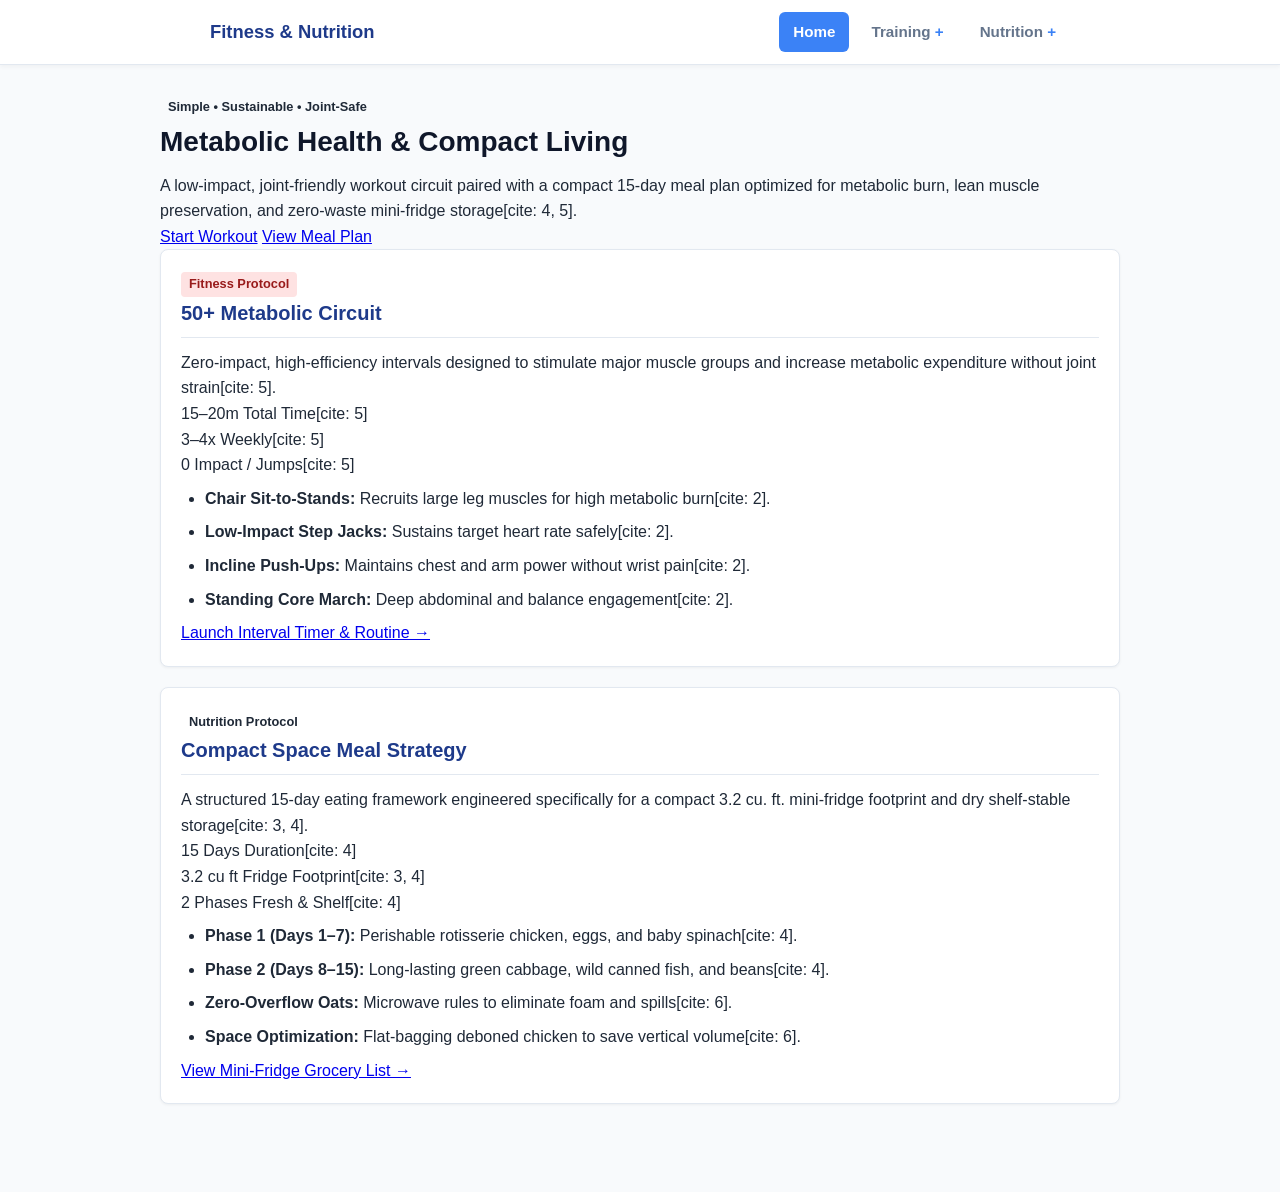
<file: index.html>
<!DOCTYPE html>
<html lang="en">
<head>
  <meta charset="UTF-8" />
  <meta name="viewport" content="width=device-width, initial-scale=1.0" />
  <title>Fitness & Nutrition | Metabolic Health Portal</title>
  <link rel="stylesheet" href="assets/css/style.css" />
</head>
<body>
<header>
  <div class="nav-container">
    <a href="index.html" class="logo">Fitness & Nutrition</a>
    <nav>
      <a href="index.html" class="active">Home</a>
      <details class="nav-group">
        <summary>Training</summary>
        <div class="nav-menu">
          <div class="nav-subgroup">
            <a href="landing.html">Exercise Library</a>
            <div class="nav-submenu">
              <a href="warmup..html">Warmups</a>
            </div>
          </div>
          <a href="overview.html">Circuit Info</a>
          <a href="circuit.html">Workout</a>
          <a href="exercises.html">Exercises</a>
          <a href="28-challenge.html">28 Day Challenge</a>
        </div>
      </details>
      <details class="nav-group">
        <summary>Nutrition</summary>
        <div class="nav-menu">
          <a href="meals.html">Meal Plan</a>
          <a href="grocery.html">Grocery List</a>
          <a href="prep.html">Prep Guide</a>
        </div>
      </details>
    </nav>
  </div>
</header>
<script src="assets/js/nav.js"></script>

<main>
  <!-- Hero Section -->
  <section class="hero-card">
    <div class="hero-content">
      <span class="badge badge-green">Simple • Sustainable • Joint-Safe</span>
      <h1>Metabolic Health & Compact Living</h1>
      <p class="hero-lead">
        A low-impact, joint-friendly workout circuit paired with a compact 15-day meal plan optimized for metabolic burn, lean muscle preservation, and zero-waste mini-fridge storage[cite: 4, 5].
      </p>
      <div class="hero-actions">
        <a href="circuit.html" class="btn btn-primary">Start Workout</a>
        <a href="meals.html" class="btn btn-secondary">View Meal Plan</a>
      </div>
    </div>
  </section>

  <!-- 2-Column Section Layout -->
  <div class="two-column-grid">
    <!-- Left Column: Workout Routine -->
    <div class="column-panel">
      <div class="card">
        <span class="badge badge-high">Fitness Protocol</span>
        <h2>50+ Metabolic Circuit</h2>
        <p>Zero-impact, high-efficiency intervals designed to stimulate major muscle groups and increase metabolic expenditure without joint strain[cite: 5].</p>
        
        <div class="metric-row">
          <div class="metric">
            <span class="metric-val">15–20m</span>
            <span class="metric-lbl">Total Time[cite: 5]</span>
          </div>
          <div class="metric">
            <span class="metric-val">3–4x</span>
            <span class="metric-lbl">Weekly[cite: 5]</span>
          </div>
          <div class="metric">
            <span class="metric-val">0</span>
            <span class="metric-lbl">Impact / Jumps[cite: 5]</span>
          </div>
        </div>

        <ul>
          <li><strong>Chair Sit-to-Stands:</strong> Recruits large leg muscles for high metabolic burn[cite: 2].</li>
          <li><strong>Low-Impact Step Jacks:</strong> Sustains target heart rate safely[cite: 2].</li>
          <li><strong>Incline Push-Ups:</strong> Maintains chest and arm power without wrist pain[cite: 2].</li>
          <li><strong>Standing Core March:</strong> Deep abdominal and balance engagement[cite: 2].</li>
        </ul>

        <div class="card-footer-action">
          <a href="circuit.html" class="inline-link">Launch Interval Timer & Routine &rarr;</a>
        </div>
      </div>
    </div>

    <!-- Right Column: Nutrition Plan -->
    <div class="column-panel">
      <div class="card">
        <span class="badge badge-green">Nutrition Protocol</span>
        <h2>Compact Space Meal Strategy</h2>
        <p>A structured 15-day eating framework engineered specifically for a compact 3.2 cu. ft. mini-fridge footprint and dry shelf-stable storage[cite: 3, 4].</p>
        
        <div class="metric-row">
          <div class="metric">
            <span class="metric-val">15 Days</span>
            <span class="metric-lbl">Duration[cite: 4]</span>
          </div>
          <div class="metric">
            <span class="metric-val">3.2 cu ft</span>
            <span class="metric-lbl">Fridge Footprint[cite: 3, 4]</span>
          </div>
          <div class="metric">
            <span class="metric-val">2 Phases</span>
            <span class="metric-lbl">Fresh & Shelf[cite: 4]</span>
          </div>
        </div>

        <ul>
          <li><strong>Phase 1 (Days 1–7):</strong> Perishable rotisserie chicken, eggs, and baby spinach[cite: 4].</li>
          <li><strong>Phase 2 (Days 8–15):</strong> Long-lasting green cabbage, wild canned fish, and beans[cite: 4].</li>
          <li><strong>Zero-Overflow Oats:</strong> Microwave rules to eliminate foam and spills[cite: 6].</li>
          <li><strong>Space Optimization:</strong> Flat-bagging deboned chicken to save vertical volume[cite: 6].</li>
        </ul>

        <div class="card-footer-action">
          <a href="grocery.html" class="inline-link">View Mini-Fridge Grocery List &rarr;</a>
        </div>
      </div>
    </div>
  </div>
</main>

</body>
</html>
</file>
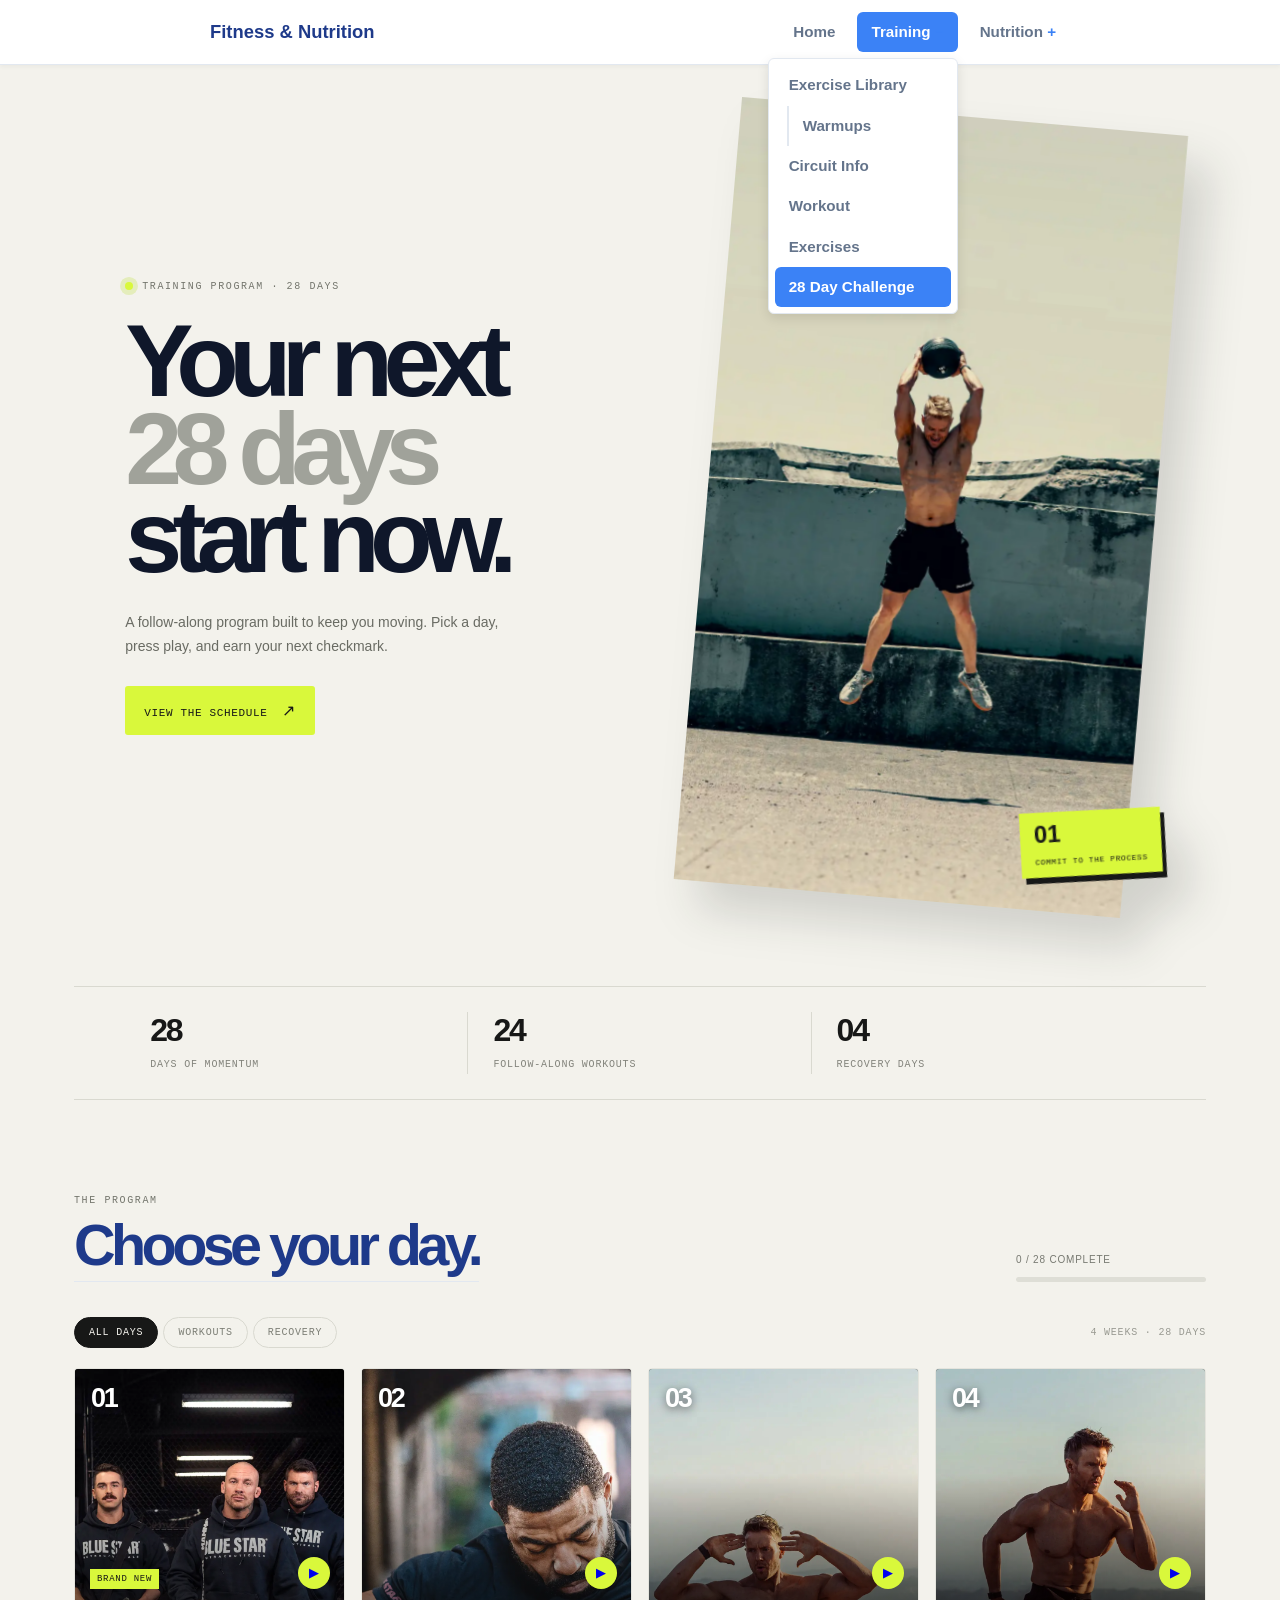
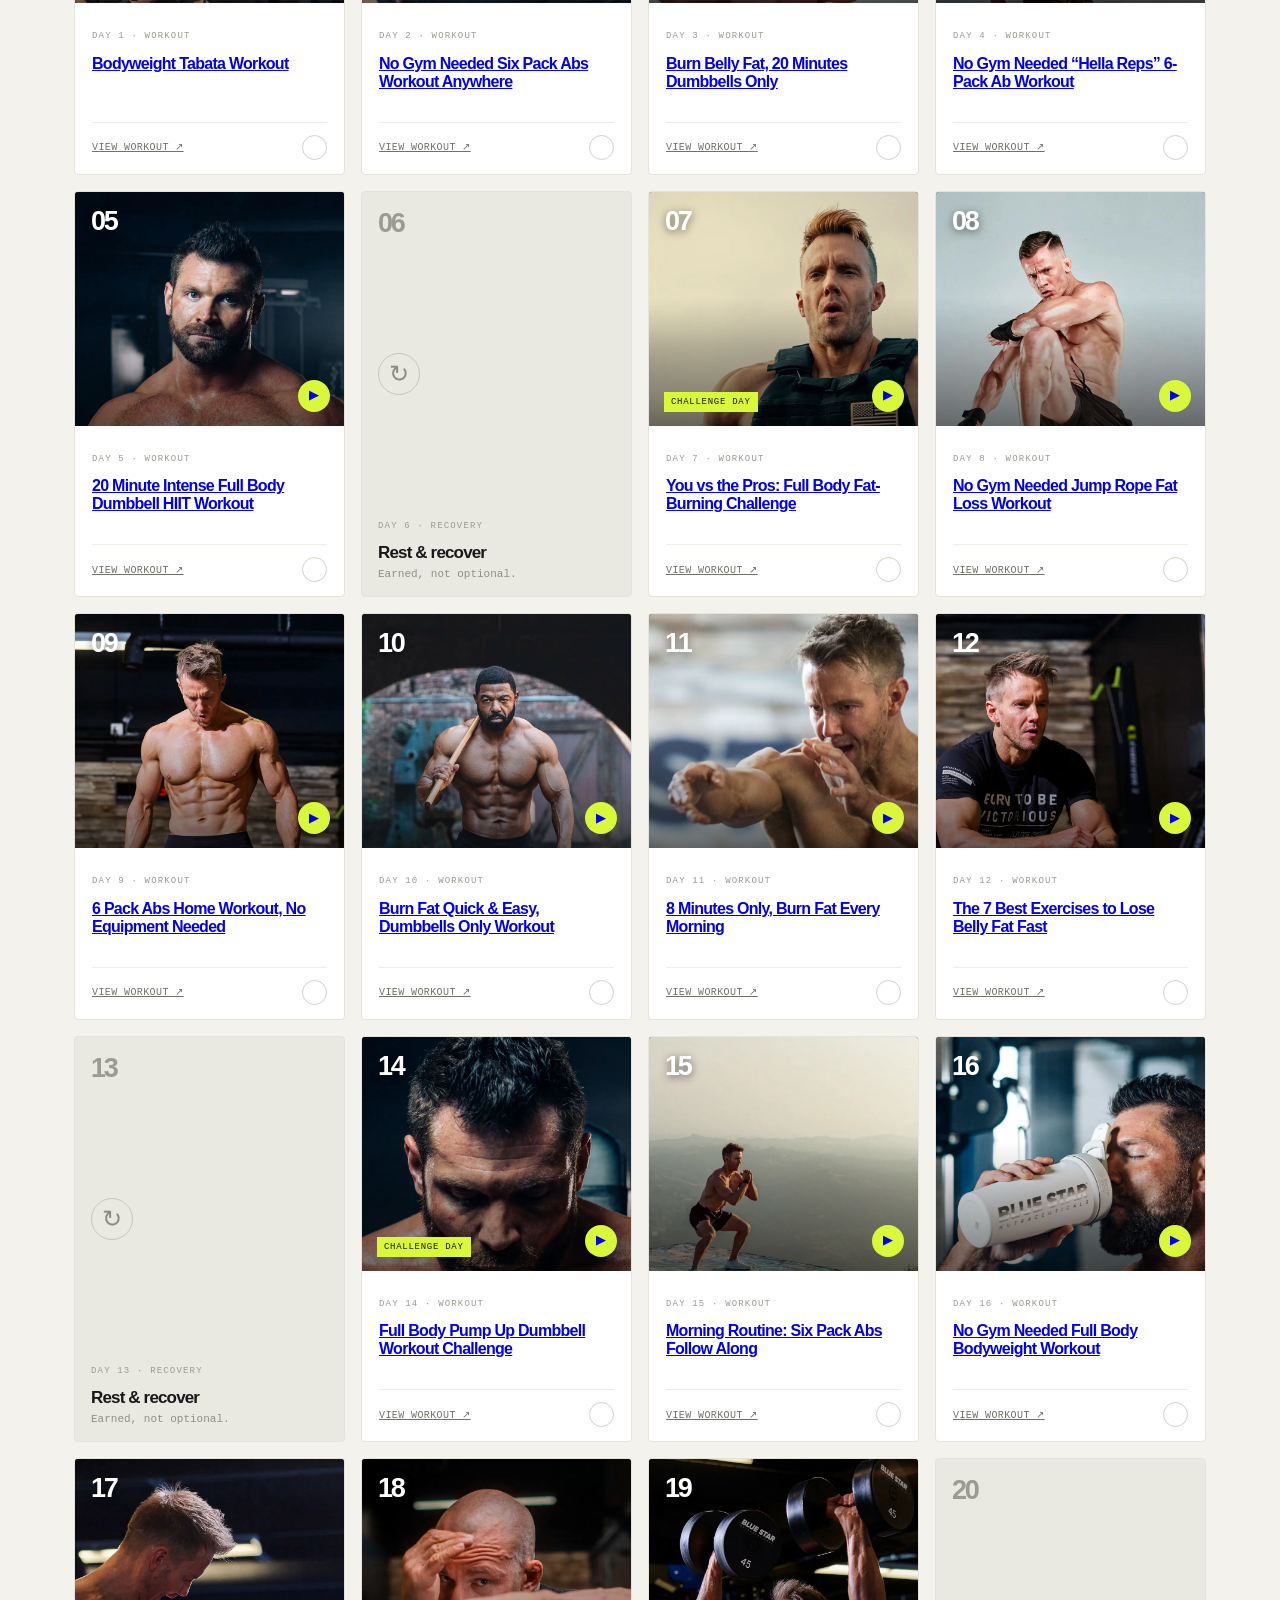
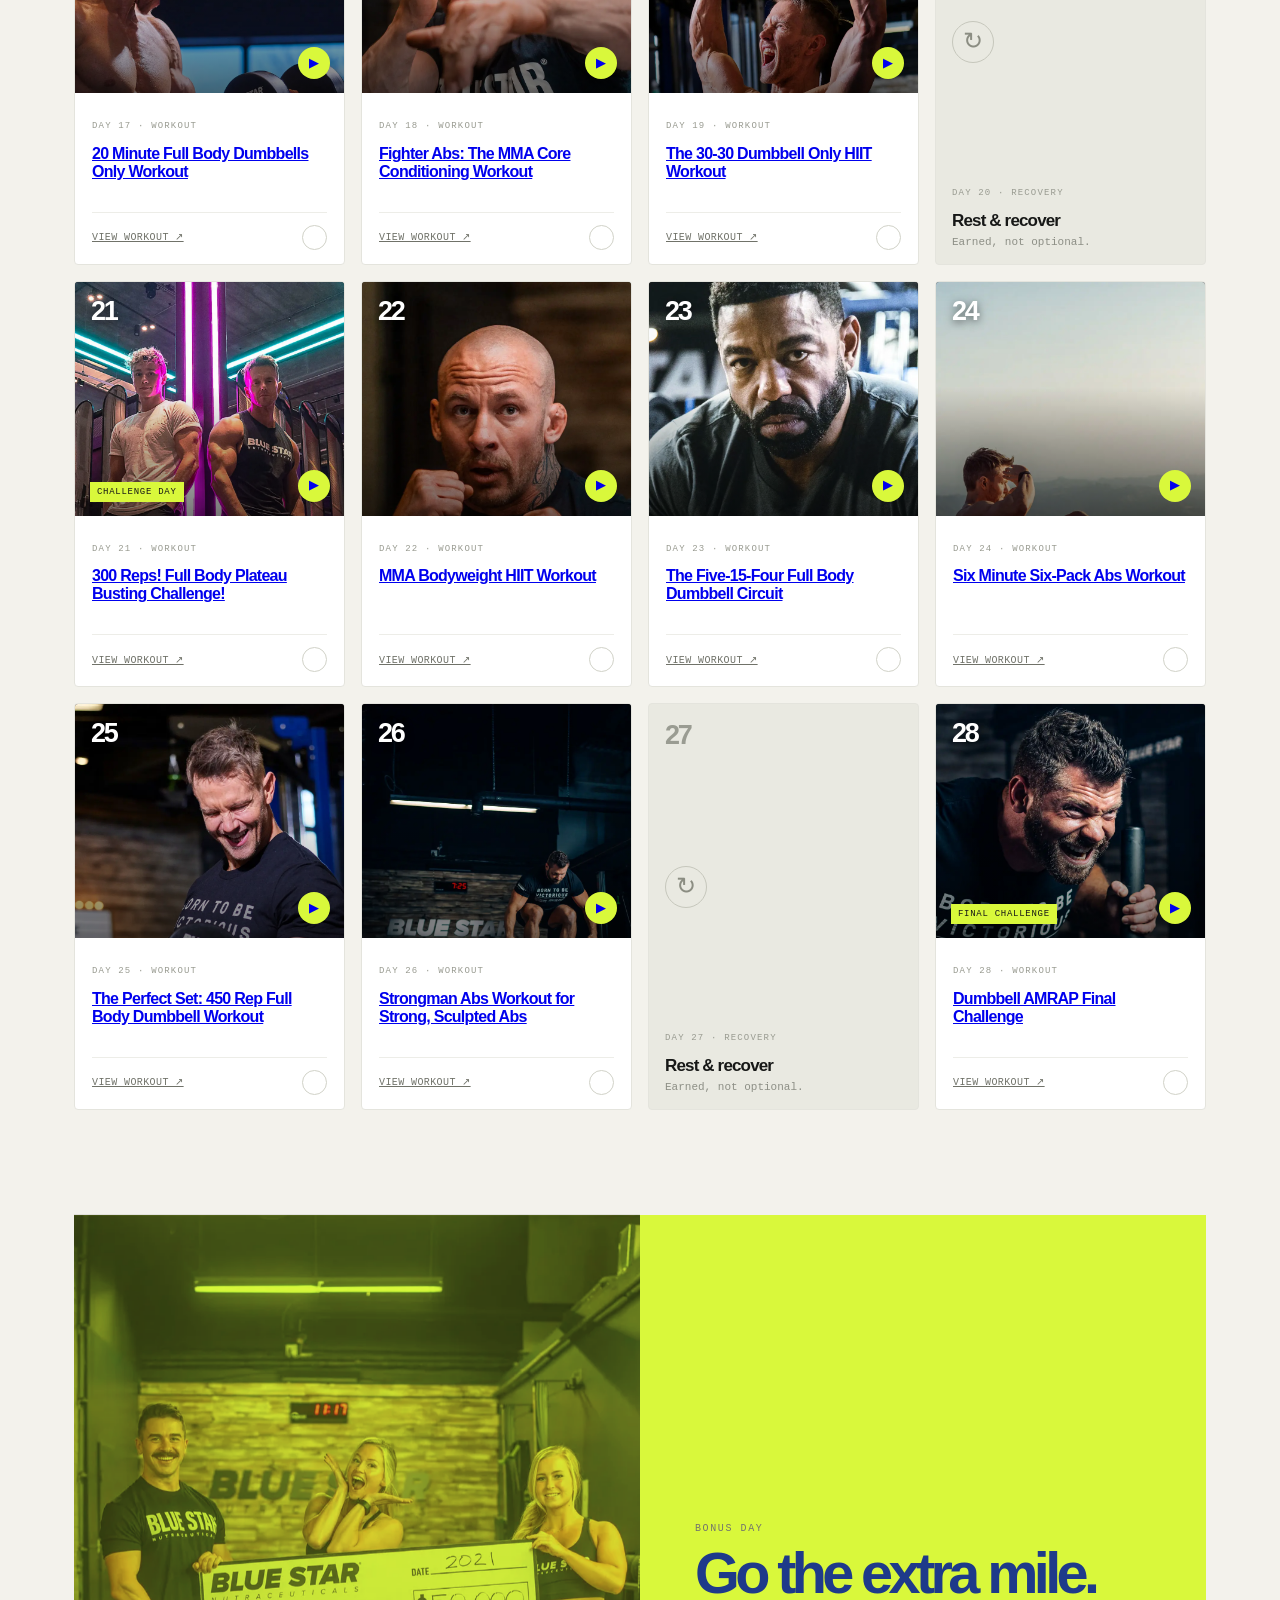
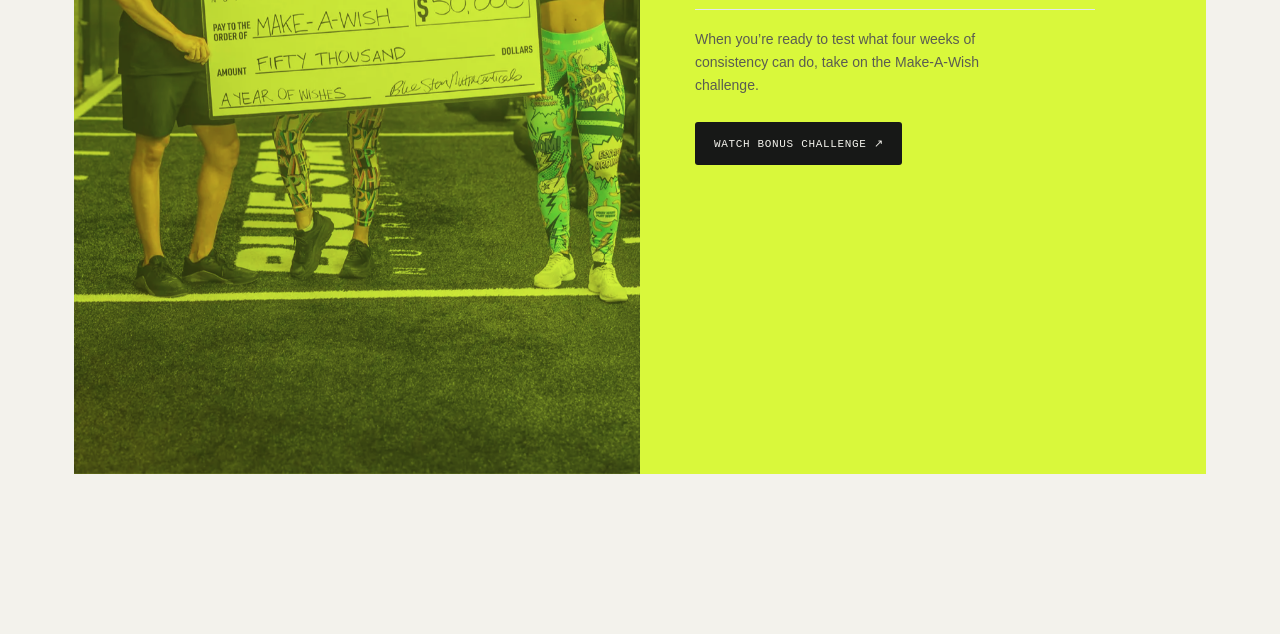
<file: 28-challenge.html>
<!DOCTYPE html>
<html lang="en">
<head>
  <meta charset="UTF-8" />
  <meta name="viewport" content="width=device-width, initial-scale=1.0" />
  <meta name="description" content="The 28 Day Challenge: follow-along workouts, recovery days, and a simple path to build momentum." />
  <title>28 Day Challenge | Fitness & Nutrition</title>
  <link rel="stylesheet" href="assets/css/style.css" />
  <link rel="stylesheet" href="assets/css/challenge.css" />
</head>
<body class="challenge-page">
<header>
  <div class="nav-container">
    <a href="index.html" class="logo">Fitness & Nutrition</a>
    <nav>
      <a href="index.html">Home</a>
      <details class="nav-group" open>
        <summary class="active">Training</summary>
        <div class="nav-menu">
          <div class="nav-subgroup">
            <a href="landing.html">Exercise Library</a>
            <div class="nav-submenu">
              <a href="warmup..html">Warmups</a>
            </div>
          </div>
          <a href="overview.html">Circuit Info</a>
          <a href="circuit.html">Workout</a>
          <a href="exercises.html">Exercises</a>
          <a href="28-challenge.html" class="active">28 Day Challenge</a>
        </div>
      </details>
      <details class="nav-group">
        <summary>Nutrition</summary>
        <div class="nav-menu">
          <a href="meals.html">Meal Plan</a>
          <a href="grocery.html">Grocery List</a>
          <a href="prep.html">Prep Guide</a>
        </div>
      </details>
    </nav>
  </div>
</header>
<script src="assets/js/nav.js"></script>

<main class="challenge-main">
  <section id="challenge-calendar" class="challenge-view">
    <div class="challenge-hero">
      <div class="challenge-hero-copy">
        <p class="challenge-kicker"><span></span> Training program · 28 days</p>
        <h1>Your next<br><em>28 days</em><br>start now.</h1>
        <p class="challenge-lead">A follow-along program built to keep you moving. Pick a day, press play, and earn your next checkmark.</p>
        <a class="challenge-primary" href="#schedule">View the schedule <span>↗</span></a>
      </div>
      <div class="challenge-hero-art"><img src="assets/challenge/page-01-background.webp" alt="28 Day Challenge cover artwork"><span>01<br><small>COMMIT TO THE PROCESS</small></span></div>
    </div>
    <div class="challenge-stats"><div><strong>28</strong><span>days of momentum</span></div><div><strong>24</strong><span>follow-along workouts</span></div><div><strong>04</strong><span>recovery days</span></div></div>
    <div id="schedule" class="schedule-head"><div><p class="challenge-kicker">The program</p><h2>Choose your day.</h2></div><div class="challenge-progress"><span id="progress-label">0 / 28 complete</span><div><i id="progress-bar"></i></div></div></div>
    <div class="challenge-filters"><div><button class="selected" data-filter="all">All days</button><button data-filter="workout">Workouts</button><button data-filter="rest">Recovery</button></div><span>4 weeks · 28 days</span></div>
    <div id="day-grid" class="day-grid" aria-live="polite"></div>
    <section class="bonus-banner"><img src="assets/challenge/page-33-background.webp" alt="Make-A-Wish Challenge artwork"><div><p class="challenge-kicker">Bonus day</p><h2>Go the extra mile.</h2><p>When you’re ready to test what four weeks of consistency can do, take on the Make-A-Wish challenge.</p><a class="challenge-dark" href="https://www.youtube.com/watch?v=EEV3tEz9hK8" target="_blank" rel="noopener">Watch bonus challenge ↗</a></div></section>
  </section>

  <section id="challenge-detail" class="challenge-view detail-view" hidden>
    <a class="detail-back" href="28-challenge.html">← Back to schedule</a>
    <div id="detail-content"></div>
  </section>
</main>
<script src="assets/js/challenge.js"></script>
</body>
</html>
</file>
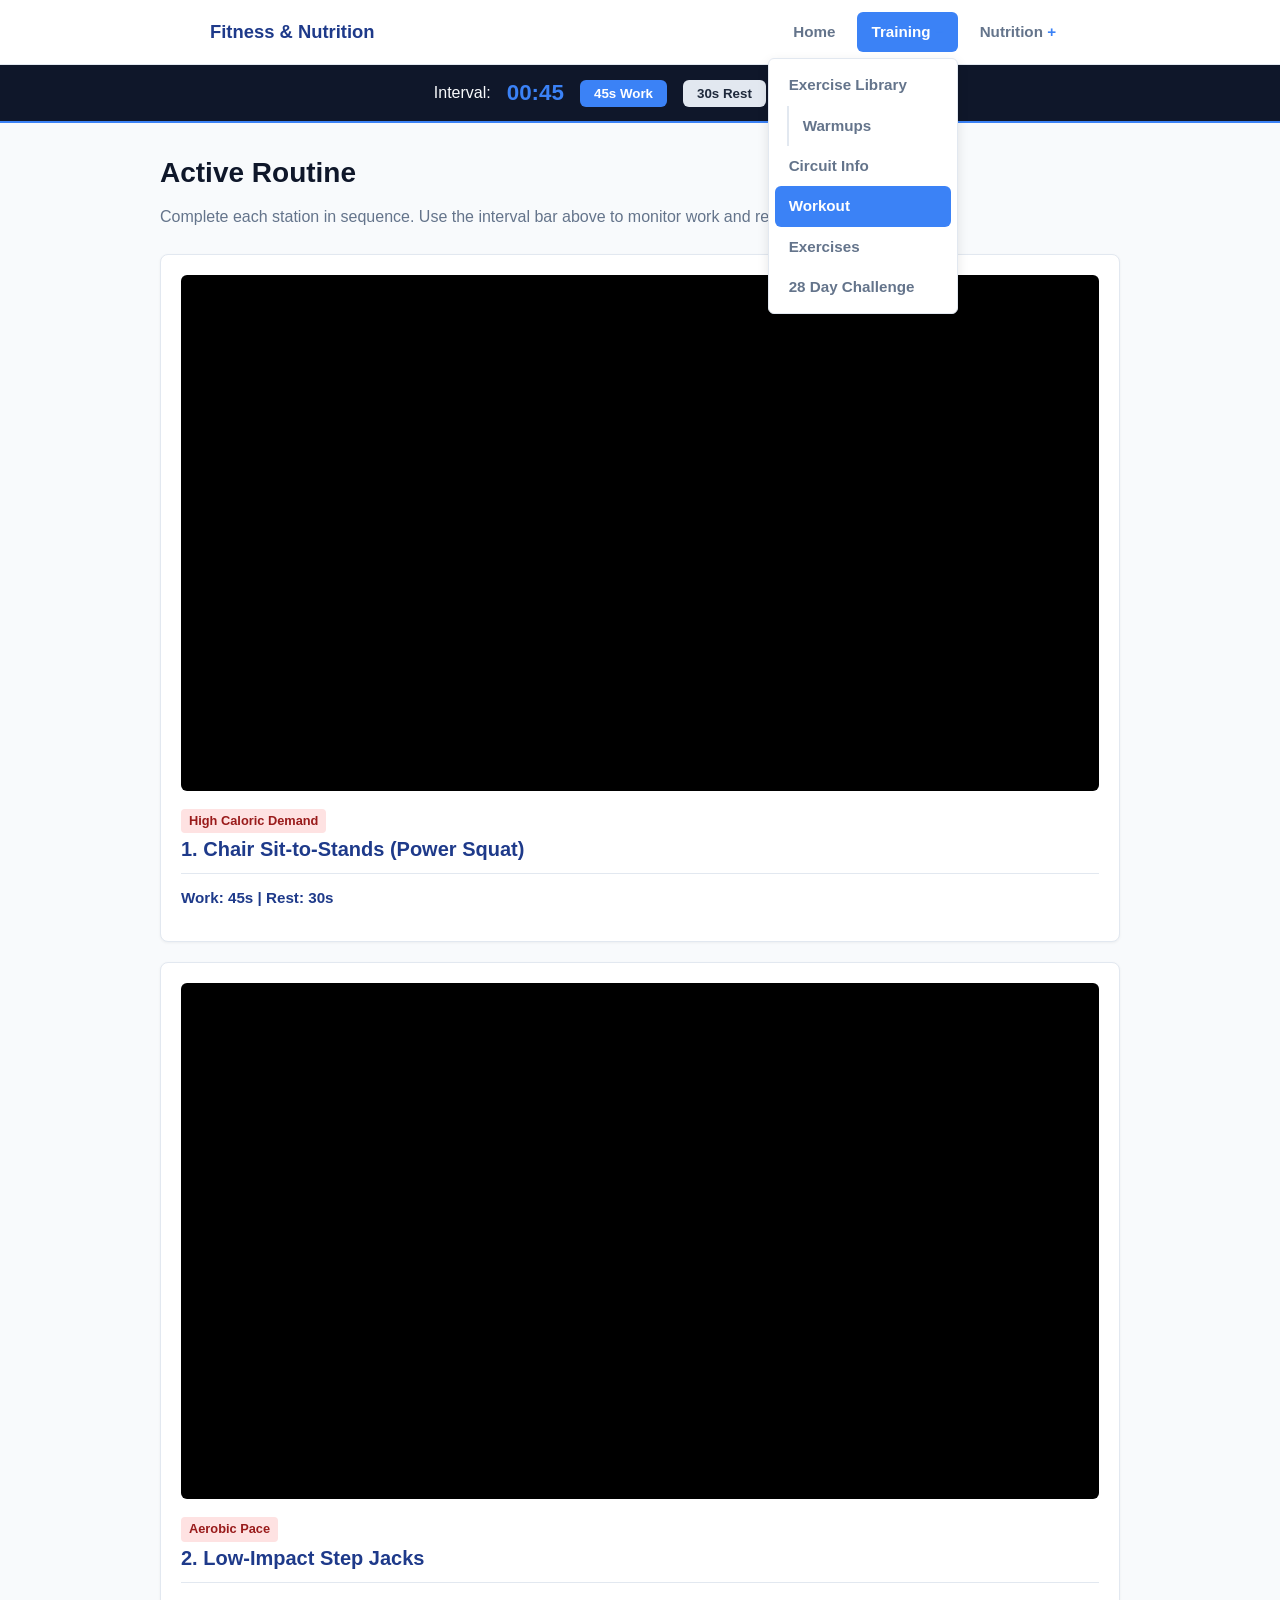
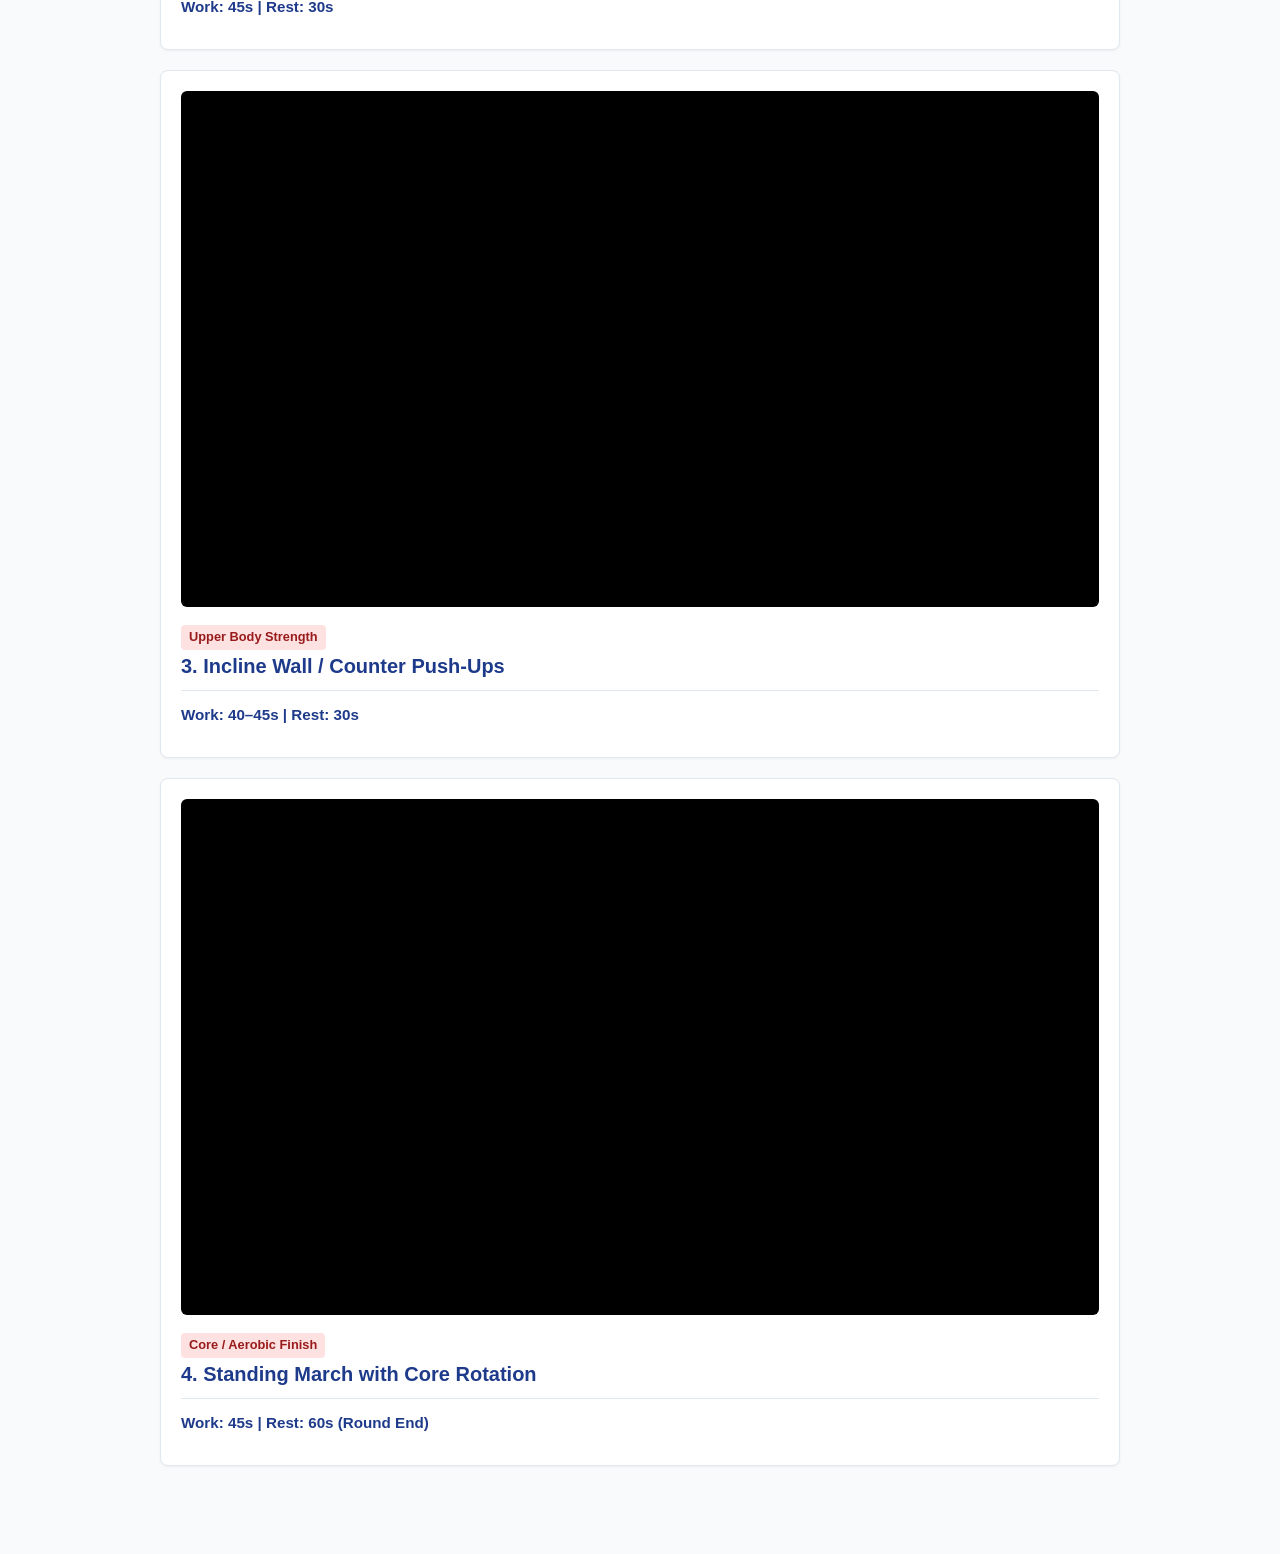
<file: circuit.html>
<!DOCTYPE html>
<html lang="en">
<head>
    <meta charset="UTF-8" />
    <meta name="viewport" content="width=device-width, initial-scale=1.0" />
    <title>Active Circuit | 50+ Metabolic Routine</title>
    <link rel="stylesheet" href="assets/css/style.css" />
</head>
<body>
<header>
  <div class="nav-container">
    <a href="index.html" class="logo">Fitness & Nutrition</a>
    <nav>
      <a href="index.html">Home</a>
            <details class="nav-group" open>
                <summary class="active">Training</summary>
                <div class="nav-menu">
                    <div class="nav-subgroup">
                        <a href="landing.html">Exercise Library</a>
                        <div class="nav-submenu">
                            <a href="warmup..html">Warmups</a>
                        </div>
                    </div>
                    <a href="overview.html">Circuit Info</a>
                    <a href="circuit.html" class="active">Workout</a>
                    <a href="exercises.html">Exercises</a>
                    <a href="28-challenge.html">28 Day Challenge</a>
                </div>
            </details>
            <details class="nav-group">
                <summary>Nutrition</summary>
                <div class="nav-menu">
                    <a href="meals.html">Meal Plan</a>
                    <a href="grocery.html">Grocery List</a>
                    <a href="prep.html">Prep Guide</a>
                </div>
            </details>
    </nav>
  </div>
</header>
<script src="assets/js/nav.js"></script>

<div class="timer-bar">
    <span>Interval:</span>
    <span class="timer-display" id="clock">00:45</span>
    <button class="timer-btn" onclick="startTimer(45)">45s Work</button>
    <button class="timer-btn timer-btn-subtle" onclick="startTimer(30)">30s Rest</button>
    <button class="timer-btn timer-btn-reset" onclick="resetTimer()">Reset</button>
</div>

<main>
    <h1>Active Routine</h1>
    <p class="subtitle">Complete each station in sequence. Use the interval bar above to monitor work and rest periods.</p>

    <div class="card">
        <div class="video-container">
            <iframe src="https://www.youtube-nocookie.com/embed/HwES4OSc9H8" title="Chair Sit-to-Stands Demo" allow="accelerometer; autoplay; clipboard-write; encrypted-media; gyroscope; picture-in-picture; web-share" referrerpolicy="strict-origin-when-cross-origin" allowfullscreen></iframe>
        </div>
        <span class="badge badge-high">High Caloric Demand</span>
        <h2>1. Chair Sit-to-Stands (Power Squat)</h2>
        <p class="meta-row">Work: 45s | Rest: 30s</p>
    </div>

    <div class="card">
        <div class="video-container">
            <iframe src="https://www.youtube-nocookie.com/embed/QlTvs93astY" title="Step Jacks Demo" allow="accelerometer; autoplay; clipboard-write; encrypted-media; gyroscope; picture-in-picture; web-share" referrerpolicy="strict-origin-when-cross-origin" allowfullscreen></iframe>
        </div>
        <span class="badge badge-high">Aerobic Pace</span>
        <h2>2. Low-Impact Step Jacks</h2>
        <p class="meta-row">Work: 45s | Rest: 30s</p>
    </div>

    <div class="card">
        <div class="video-container">
            <iframe src="https://www.youtube-nocookie.com/embed/PkFu8ee6IuY" title="Wall Pushups Demo" allow="accelerometer; autoplay; clipboard-write; encrypted-media; gyroscope; picture-in-picture; web-share" referrerpolicy="strict-origin-when-cross-origin" allowfullscreen></iframe>
        </div>
        <span class="badge badge-high">Upper Body Strength</span>
        <h2>3. Incline Wall / Counter Push-Ups</h2>
        <p class="meta-row">Work: 40–45s | Rest: 30s</p>
    </div>

    <div class="card">
        <div class="video-container">
            <iframe src="https://www.youtube-nocookie.com/embed/xQDGWCubTxw" title="Standing March with Core Rotation Demo" allow="accelerometer; autoplay; clipboard-write; encrypted-media; gyroscope; picture-in-picture; web-share" referrerpolicy="strict-origin-when-cross-origin" allowfullscreen></iframe>
        </div>
        <span class="badge badge-high">Core / Aerobic Finish</span>
        <h2>4. Standing March with Core Rotation</h2>
        <p class="meta-row">Work: 45s | Rest: 60s (Round End)</p>
    </div>
</main>

<script>
    let countdown;
    let timeLeft = 45;

    function updateDisplay(seconds) {
        const mins = Math.floor(seconds / 60);
        const secs = seconds % 60;
        document.getElementById("clock").innerText = 
            `${mins.toString().padStart(2, '0')}:${secs.toString().padStart(2, '0')}`;
    }

    function startTimer(duration) {
        clearInterval(countdown);
        timeLeft = duration;
        updateDisplay(timeLeft);
        countdown = setInterval(() => {
            timeLeft--;
            updateDisplay(timeLeft);
            if (timeLeft <= 0) {
                clearInterval(countdown);
                alert("Time is up! Switch intervals.");
            }
        }, 1000);
    }

    function resetTimer() {
        clearInterval(countdown);
        updateDisplay(0);
    }
</script>

</body>
</html>
</file>
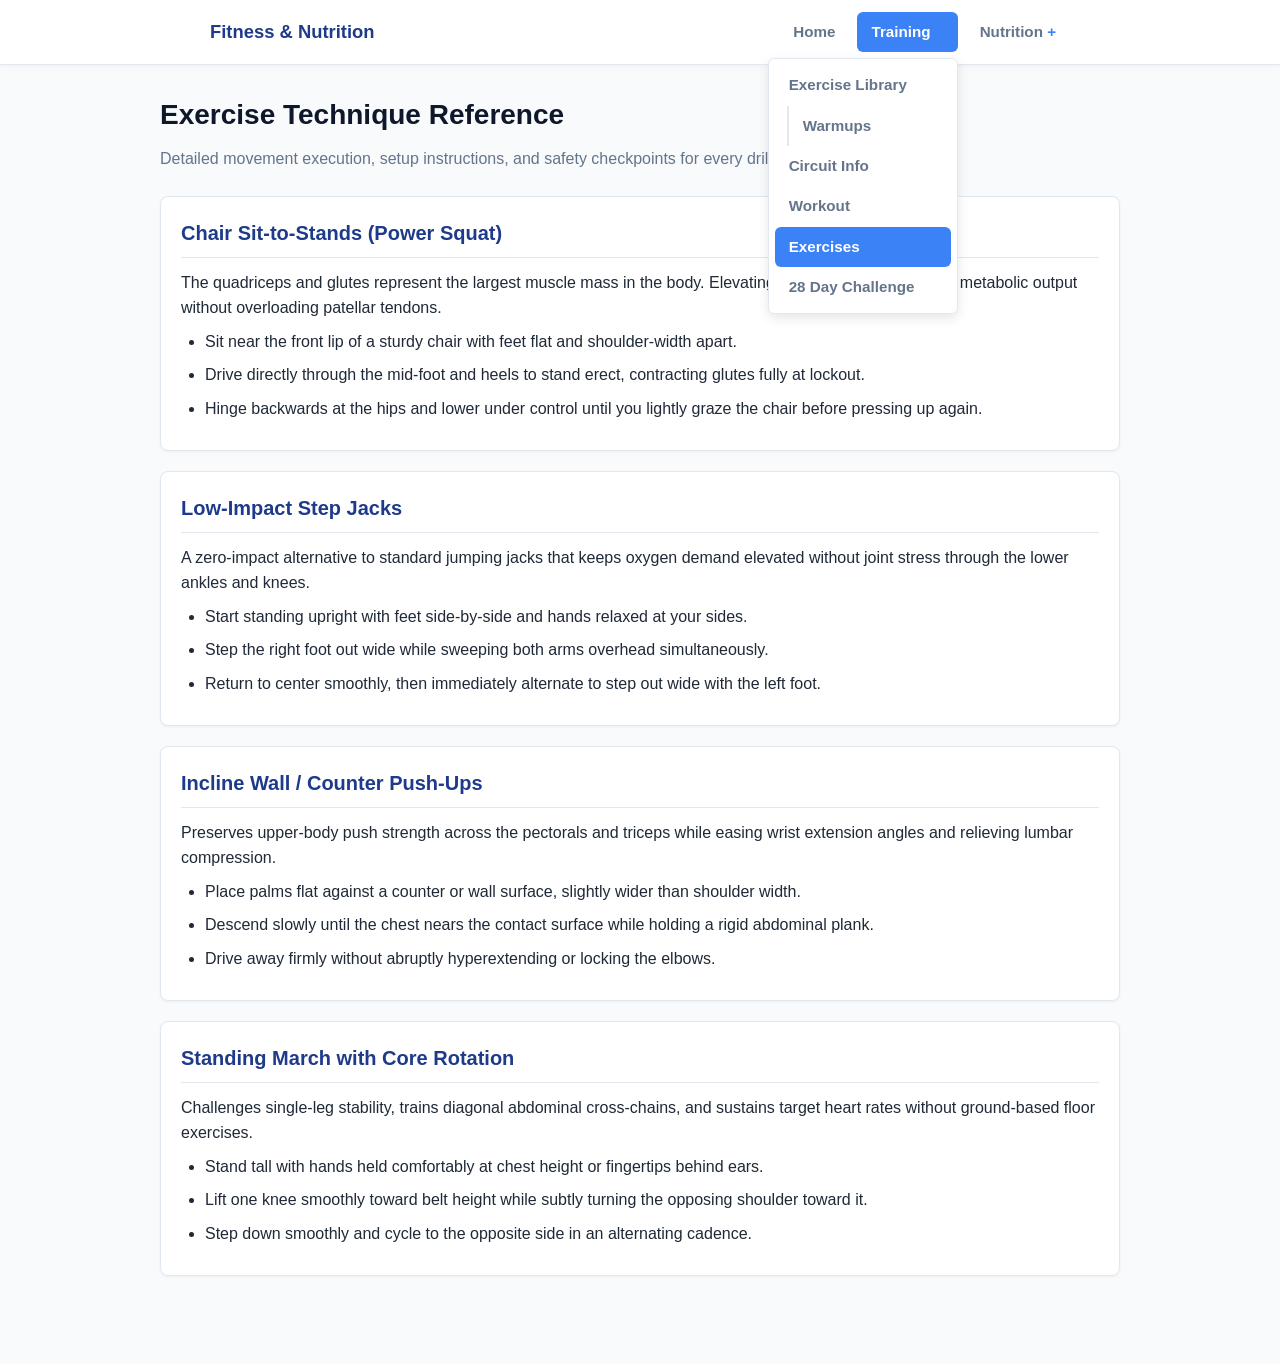
<file: exercises.html>
<!DOCTYPE html>
<html lang="en">
<head>
    <meta charset="UTF-8" />
    <meta name="viewport" content="width=device-width, initial-scale=1.0" />
    <title>Exercise Library | 50+ Metabolic Routine</title>
    <link rel="stylesheet" href="assets/css/style.css" />
</head>
    <body>
<header>
    <div class="nav-container">
        <a href="index.html" class="logo">Fitness & Nutrition</a>
        <nav>
            <a href="index.html">Home</a>
            <details class="nav-group" open>
                <summary class="active">Training</summary>
                <div class="nav-menu">
                    <div class="nav-subgroup">
                        <a href="landing.html">Exercise Library</a>
                        <div class="nav-submenu">
                            <a href="warmup..html">Warmups</a>
                        </div>
                    </div>
                    <a href="overview.html">Circuit Info</a>
                    <a href="circuit.html">Workout</a>
                    <a href="exercises.html" class="active">Exercises</a>
                    <a href="28-challenge.html">28 Day Challenge</a>
                </div>
            </details>
            <details class="nav-group">
                <summary>Nutrition</summary>
                <div class="nav-menu">
                    <a href="meals.html">Meal Plan</a>
                    <a href="grocery.html">Grocery List</a>
                    <a href="prep.html">Prep Guide</a>
                </div>
            </details>
        </nav>
    </div>
</header>
<script src="assets/js/nav.js"></script>
</body>
<main>
    <h1>Exercise Technique Reference</h1>
    <p class="subtitle">Detailed movement execution, setup instructions, and safety checkpoints for every drill in the protocol.</p>

    <div class="card">
        <h2>Chair Sit-to-Stands (Power Squat)</h2>
        <p>The quadriceps and glutes represent the largest muscle mass in the body. Elevating pacing here triggers high metabolic output without overloading patellar tendons.</p>
        <ul>
            <li>Sit near the front lip of a sturdy chair with feet flat and shoulder-width apart.</li>
            <li>Drive directly through the mid-foot and heels to stand erect, contracting glutes fully at lockout.</li>
            <li>Hinge backwards at the hips and lower under control until you lightly graze the chair before pressing up again.</li>
        </ul>
    </div>

    <div class="card">
        <h2>Low-Impact Step Jacks</h2>
        <p>A zero-impact alternative to standard jumping jacks that keeps oxygen demand elevated without joint stress through the lower ankles and knees.</p>
        <ul>
            <li>Start standing upright with feet side-by-side and hands relaxed at your sides.</li>
            <li>Step the right foot out wide while sweeping both arms overhead simultaneously.</li>
            <li>Return to center smoothly, then immediately alternate to step out wide with the left foot.</li>
        </ul>
    </div>

    <div class="card">
        <h2>Incline Wall / Counter Push-Ups</h2>
        <p>Preserves upper-body push strength across the pectorals and triceps while easing wrist extension angles and relieving lumbar compression.</p>
        <ul>
            <li>Place palms flat against a counter or wall surface, slightly wider than shoulder width.</li>
            <li>Descend slowly until the chest nears the contact surface while holding a rigid abdominal plank.</li>
            <li>Drive away firmly without abruptly hyperextending or locking the elbows.</li>
        </ul>
    </div>

    <div class="card">
        <h2>Standing March with Core Rotation</h2>
        <p>Challenges single-leg stability, trains diagonal abdominal cross-chains, and sustains target heart rates without ground-based floor exercises.</p>
        <ul>
            <li>Stand tall with hands held comfortably at chest height or fingertips behind ears.</li>
            <li>Lift one knee smoothly toward belt height while subtly turning the opposing shoulder toward it.</li>
            <li>Step down smoothly and cycle to the opposite side in an alternating cadence.</li>
        </ul>
    </div>
</main>

</body>
</html>
</file>
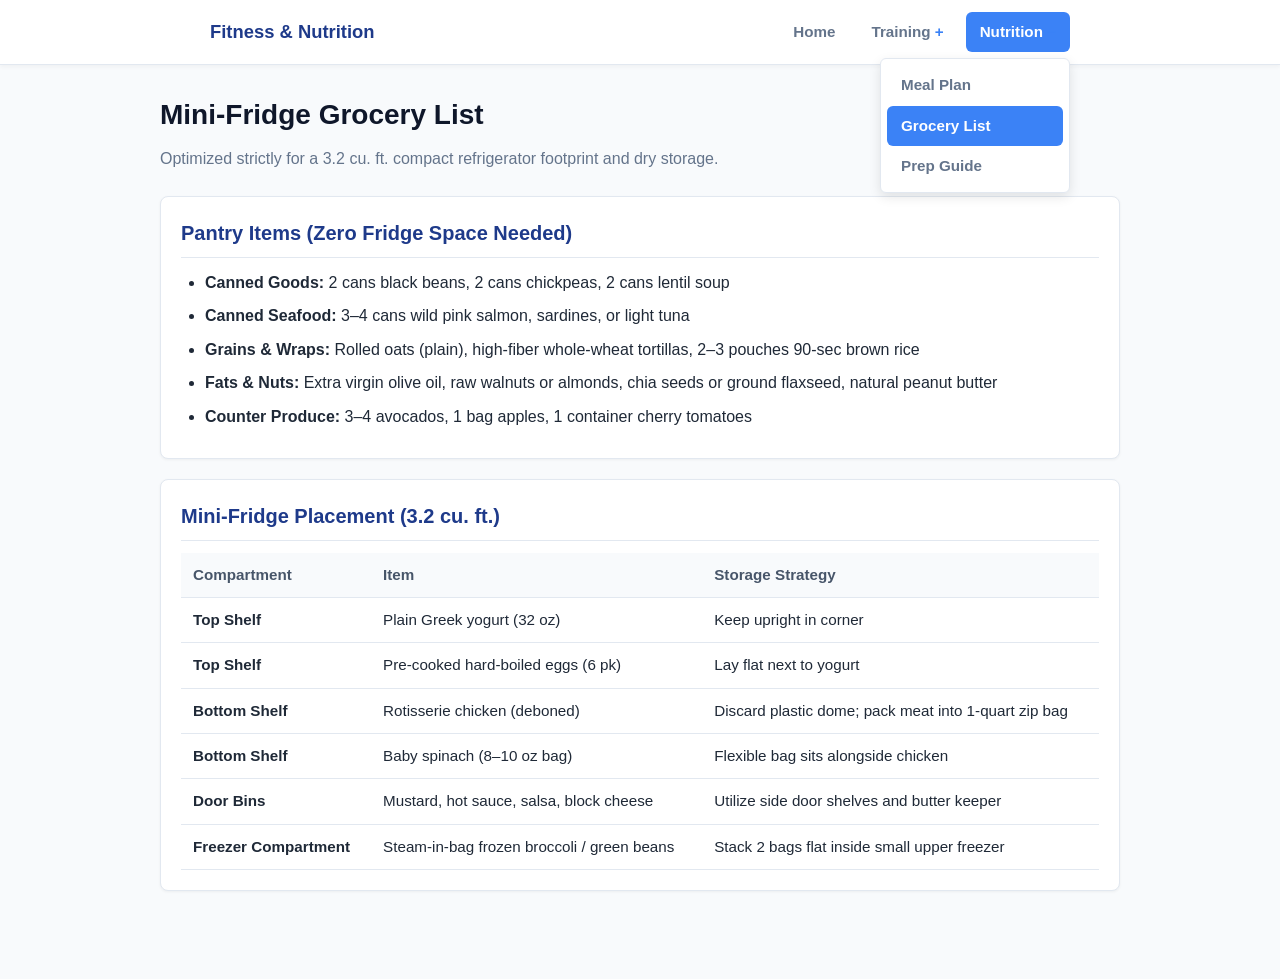
<file: grocery.html>
<!DOCTYPE html>
<html lang="en">
<head>
  <meta charset="UTF-8" />
  <meta name="viewport" content="width=device-width, initial-scale=1.0" />
  <title>Grocery List</title>
  <link rel="stylesheet" href="assets/css/style.css" />
</head>
<body>
<header>
  <div class="nav-container">
    <a href="index.html" class="logo">Fitness & Nutrition</a>
    <nav>
      <a href="index.html">Home</a>
      <details class="nav-group">
        <summary>Training</summary>
        <div class="nav-menu">
          <div class="nav-subgroup">
            <a href="landing.html">Exercise Library</a>
            <div class="nav-submenu">
              <a href="warmup..html">Warmups</a>
            </div>
          </div>
          <a href="overview.html">Circuit Info</a>
          <a href="circuit.html">Workout</a>
          <a href="exercises.html">Exercises</a>
          <a href="28-challenge.html">28 Day Challenge</a>
        </div>
      </details>
      <details class="nav-group" open>
        <summary class="active">Nutrition</summary>
        <div class="nav-menu">
          <a href="meals.html">Meal Plan</a>
          <a href="grocery.html" class="active">Grocery List</a>
          <a href="prep.html">Prep Guide</a>
        </div>
      </details>
    </nav>
  </div>
</header>
<script src="assets/js/nav.js"></script>
  <main>
    <h1>Mini-Fridge Grocery List</h1>
    <p class="subtitle">Optimized strictly for a 3.2 cu. ft. compact refrigerator footprint and dry storage.</p>

    <div class="card">
      <h2>Pantry Items (Zero Fridge Space Needed)</h2>
      <ul>
        <li><strong>Canned Goods:</strong> 2 cans black beans, 2 cans chickpeas, 2 cans lentil soup</li>
        <li><strong>Canned Seafood:</strong> 3–4 cans wild pink salmon, sardines, or light tuna</li>
        <li><strong>Grains & Wraps:</strong> Rolled oats (plain), high-fiber whole-wheat tortillas, 2–3 pouches 90-sec brown rice</li>
        <li><strong>Fats & Nuts:</strong> Extra virgin olive oil, raw walnuts or almonds, chia seeds or ground flaxseed, natural peanut butter</li>
        <li><strong>Counter Produce:</strong> 3–4 avocados, 1 bag apples, 1 container cherry tomatoes</li>
      </ul>
    </div>

    <div class="card">
      <h2>Mini-Fridge Placement (3.2 cu. ft.)</h2>
      <table>
        <thead>
          <tr>
            <th>Compartment</th>
            <th>Item</th>
            <th>Storage Strategy</th>
          </tr>
        </thead>
        <tbody>
          <tr>
            <td><strong>Top Shelf</strong></td>
            <td>Plain Greek yogurt (32 oz)</td>
            <td>Keep upright in corner</td>
          </tr>
          <tr>
            <td><strong>Top Shelf</strong></td>
            <td>Pre-cooked hard-boiled eggs (6 pk)</td>
            <td>Lay flat next to yogurt</td>
          </tr>
          <tr>
            <td><strong>Bottom Shelf</strong></td>
            <td>Rotisserie chicken (deboned)</td>
            <td>Discard plastic dome; pack meat into 1-quart zip bag</td>
          </tr>
          <tr>
            <td><strong>Bottom Shelf</strong></td>
            <td>Baby spinach (8–10 oz bag)</td>
            <td>Flexible bag sits alongside chicken</td>
          </tr>
          <tr>
            <td><strong>Door Bins</strong></td>
            <td>Mustard, hot sauce, salsa, block cheese</td>
            <td>Utilize side door shelves and butter keeper</td>
          </tr>
          <tr>
            <td><strong>Freezer Compartment</strong></td>
            <td>Steam-in-bag frozen broccoli / green beans</td>
            <td>Stack 2 bags flat inside small upper freezer</td>
          </tr>
        </tbody>
      </table>
    </div>
  </main>
</body>
</html>
</file>
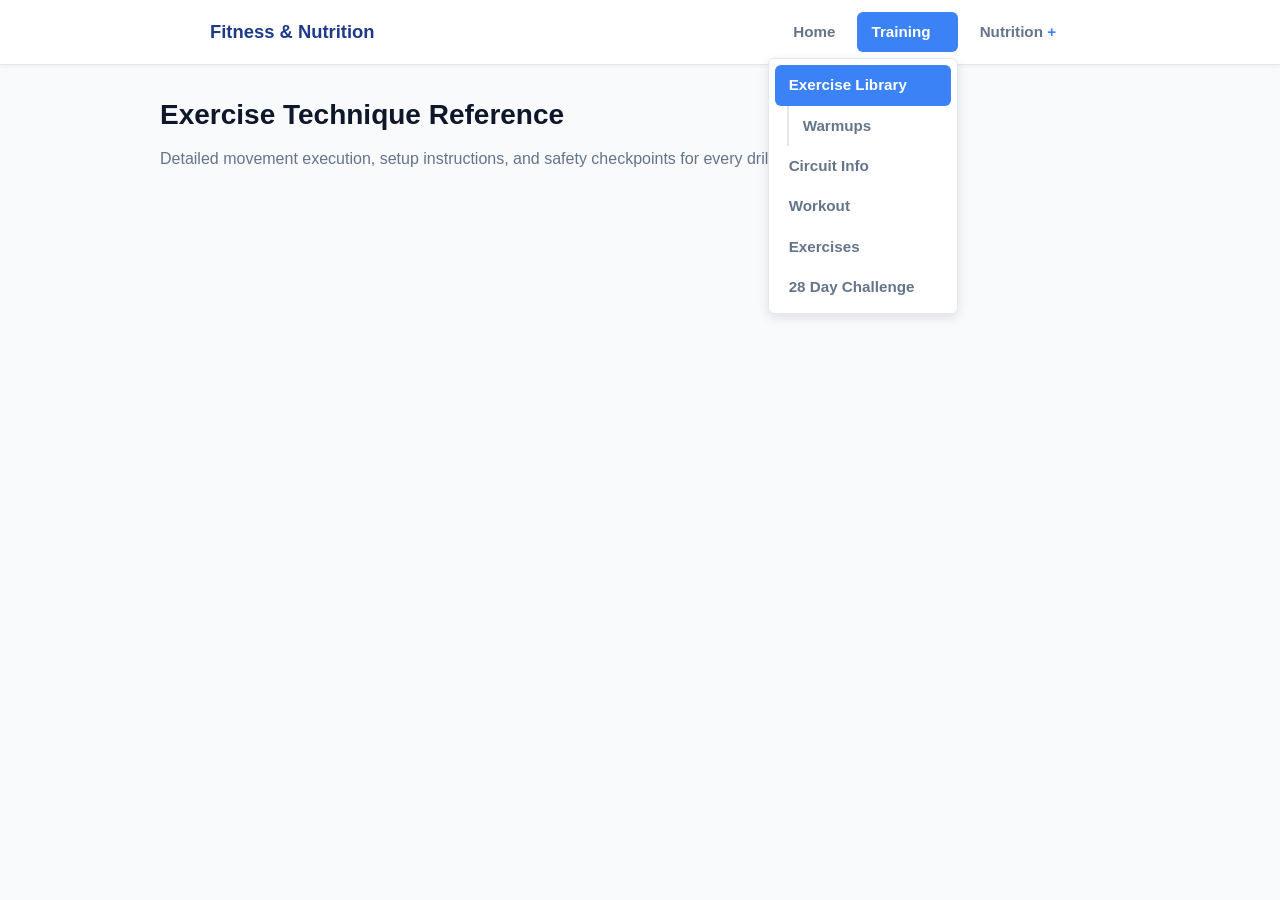
<file: landing.html>
<!DOCTYPE html>
<html lang="en">
<head>
    <meta charset="UTF-8" />
    <meta name="viewport" content="width=device-width, initial-scale=1.0" />
    <title>Exercise Library | 50+ Metabolic Routine</title>
    <link rel="stylesheet" href="assets/css/style.css" />
</head>
<body>

<header>
    <div class="nav-container">
        <a href="index.html" class="logo">Fitness & Nutrition</a>
        <nav>      
            <a href="index.html">Home</a>
                    <details class="nav-group" open>
                        <summary class="active">Training</summary>
                        <div class="nav-menu">
                            <div class="nav-subgroup">
                                <a href="landing.html" class="active">Exercise Library</a>
                                <div class="nav-submenu">
                                    <a href="warmup..html">Warmups</a>
                                </div>
                            </div>
                            <a href="overview.html">Circuit Info</a>
                            <a href="circuit.html">Workout</a>
                            <a href="exercises.html">Exercises</a>
                            <a href="28-challenge.html">28 Day Challenge</a>
                        </div>
                    </details>
                    <details class="nav-group">
                        <summary>Nutrition</summary>
                        <div class="nav-menu">
                            <a href="meals.html">Meal Plan</a>
                            <a href="grocery.html">Grocery List</a>
                            <a href="prep.html">Prep Guide</a>
                        </div>
                    </details>
        </nav>
    </div>
</header>
<script src="assets/js/nav.js"></script>

<main>
    <h1>Exercise Technique Reference</h1>
    <p class="subtitle">Detailed movement execution, setup instructions, and safety checkpoints for every drill in the protocol.</p>


</main>

</body>
</html>
</file>
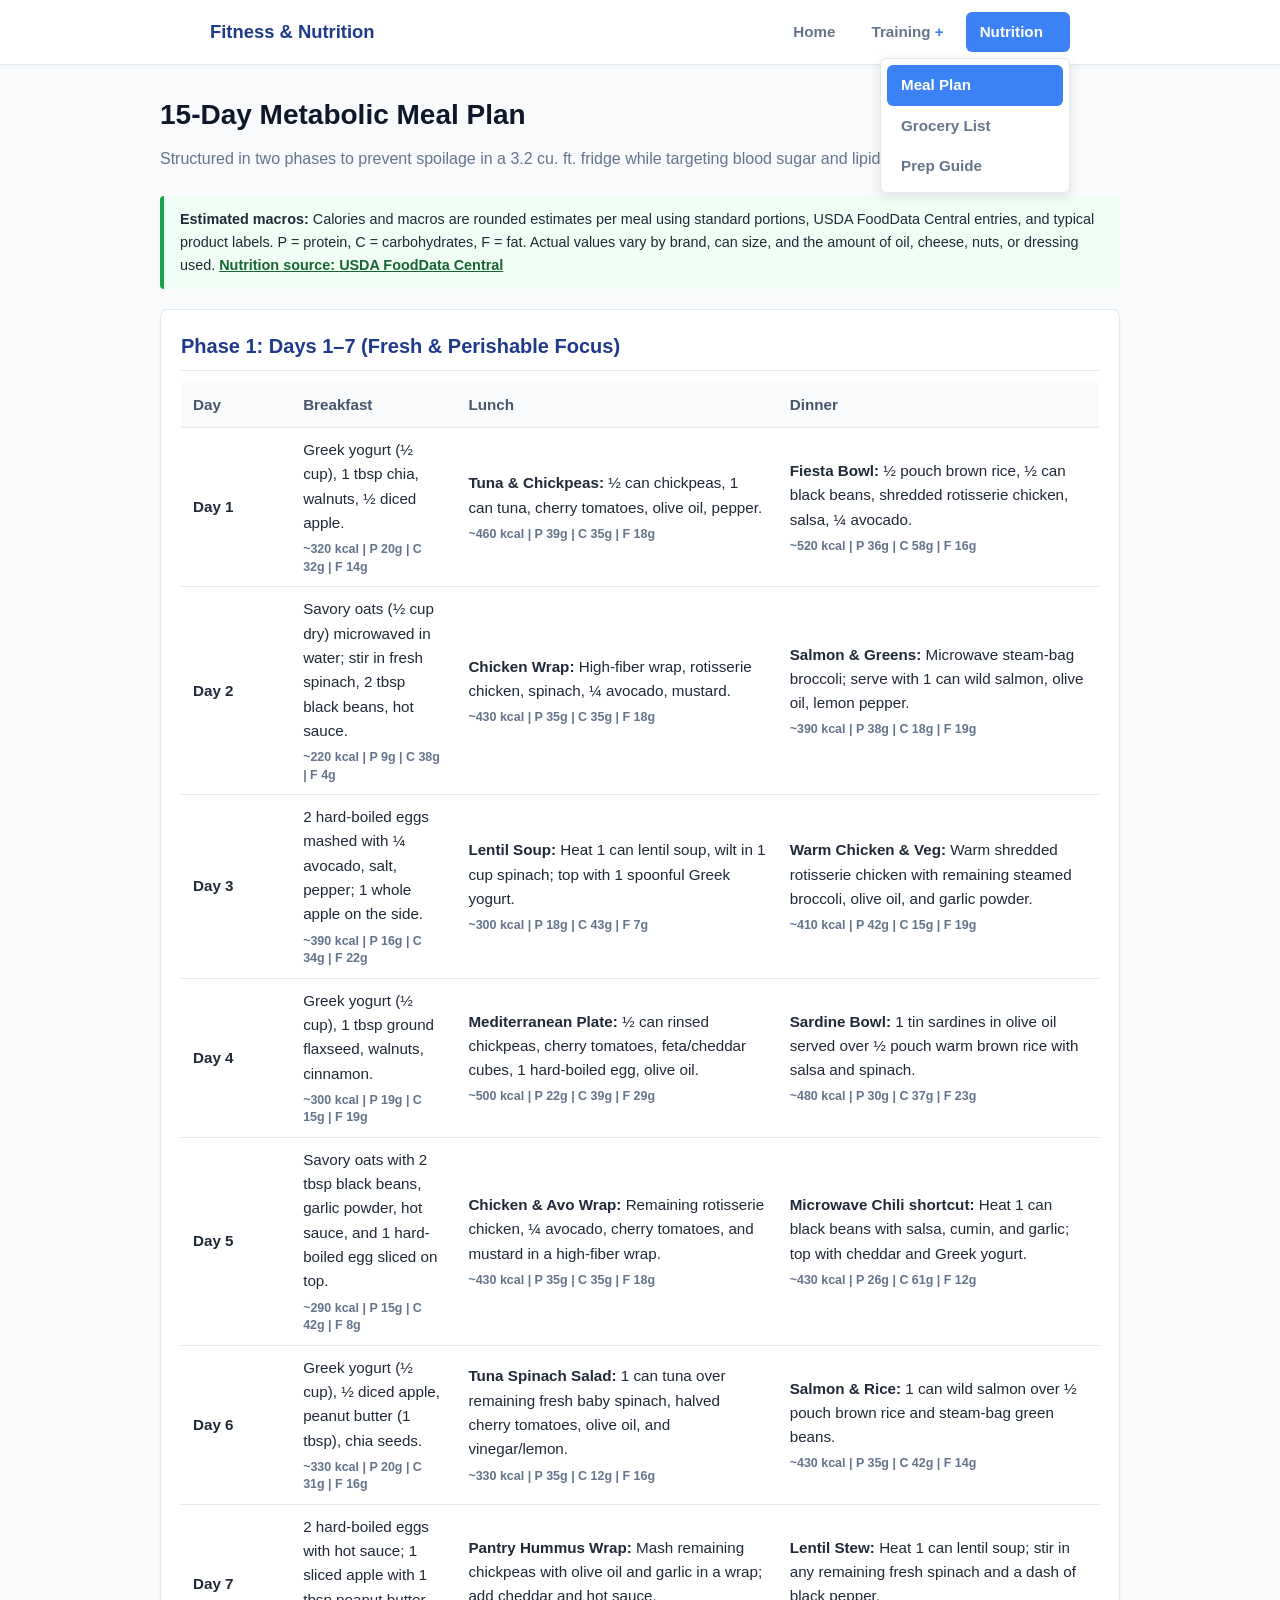
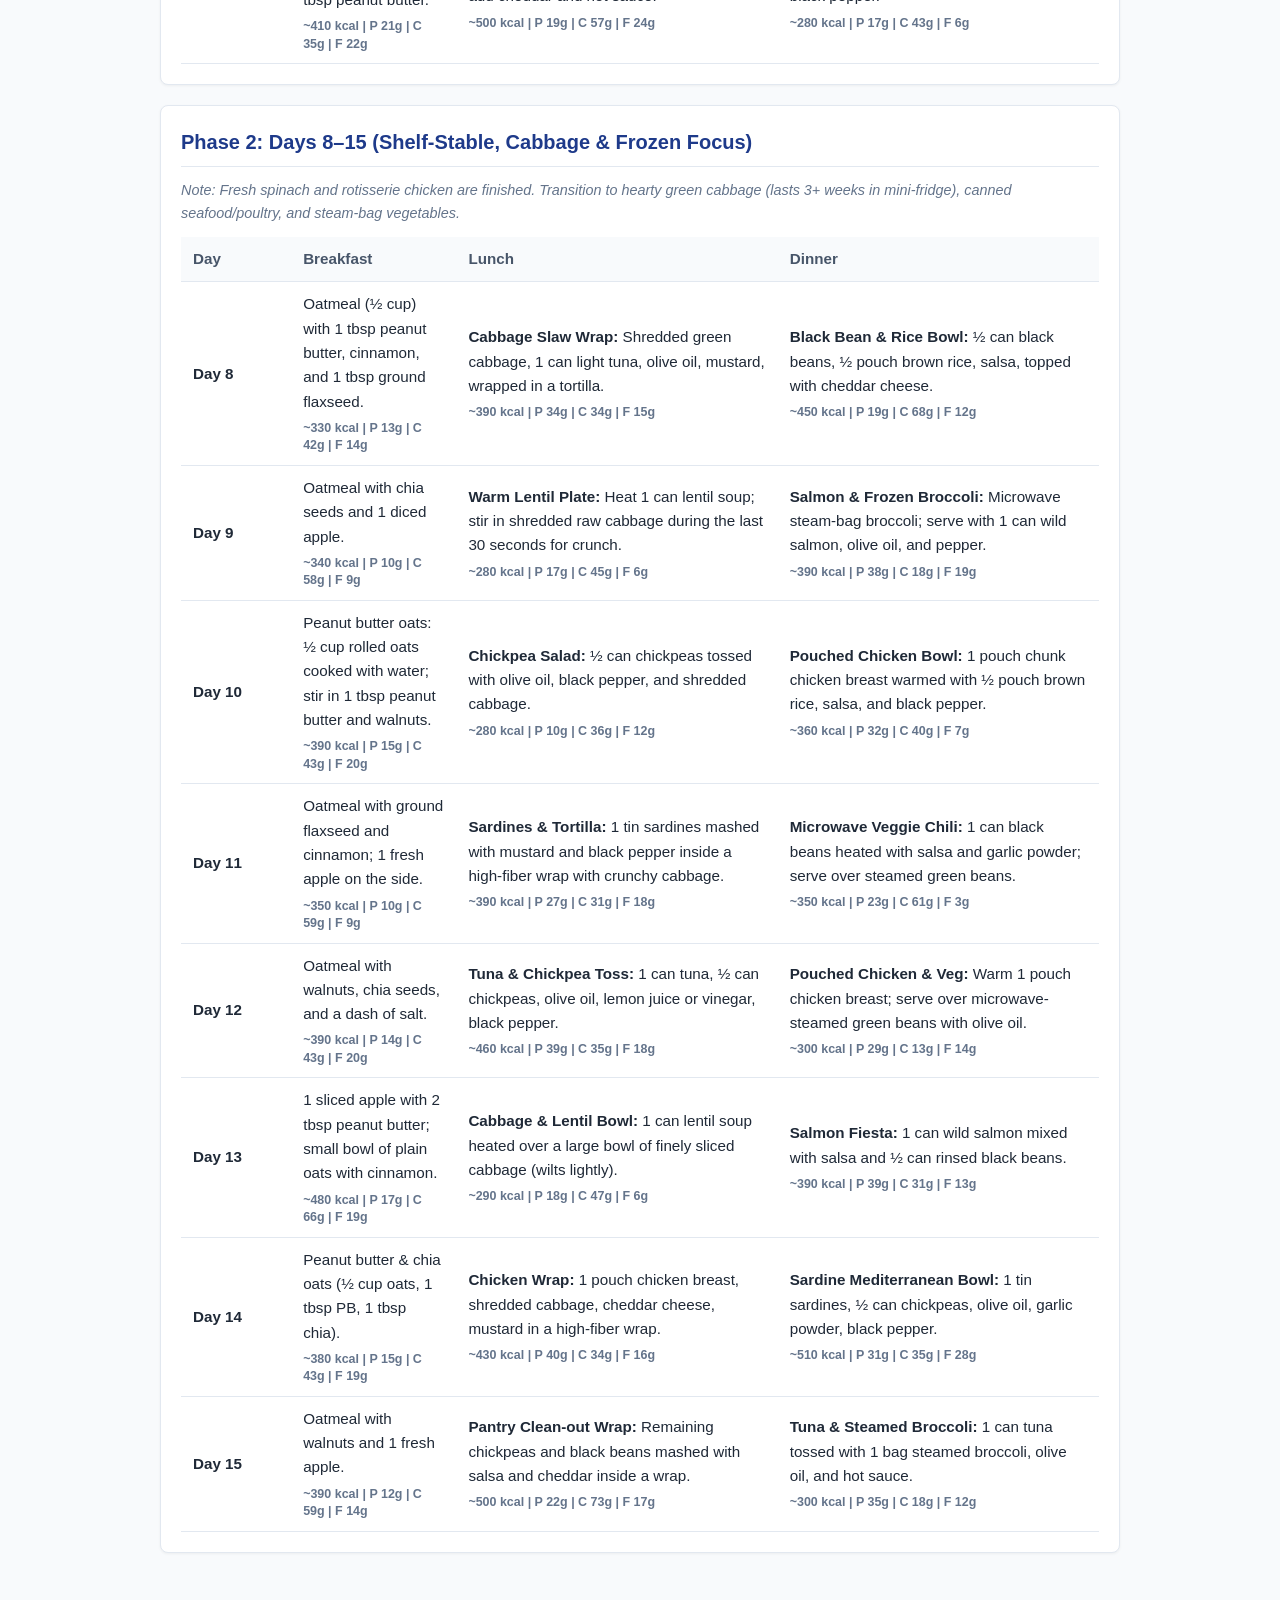
<file: meals.html>
<!DOCTYPE html>
<html lang="en">
<head>
  <meta charset="UTF-8" />
  <meta name="viewport" content="width=device-width, initial-scale=1.0" />
  <title>15-Day Meal Plan</title>
  <link rel="stylesheet" href="assets/css/style.css" />
</head>
<body>
  <header>
  <div class="nav-container">
    <a href="index.html" class="logo">Fitness & Nutrition</a>
    <nav>
      <a href="index.html">Home</a>
      <details class="nav-group">
        <summary>Training</summary>
        <div class="nav-menu">
          <div class="nav-subgroup">
            <a href="landing.html">Exercise Library</a>
            <div class="nav-submenu">
              <a href="warmup..html">Warmups</a>
            </div>
          </div>
          <a href="overview.html">Circuit Info</a>
          <a href="circuit.html">Workout</a>
          <a href="exercises.html">Exercises</a>
          <a href="28-challenge.html">28 Day Challenge</a>
        </div>
      </details>
      <details class="nav-group" open>
        <summary class="active">Nutrition</summary>
        <div class="nav-menu">
          <a href="meals.html" class="active">Meal Plan</a>
          <a href="grocery.html">Grocery List</a>
          <a href="prep.html">Prep Guide</a>
        </div>
      </details>
    </nav>
  </div>
</header>
<script src="assets/js/nav.js"></script>
  <main>
    <h1>15-Day Metabolic Meal Plan</h1>
    <p class="subtitle">Structured in two phases to prevent spoilage in a 3.2 cu. ft. fridge while targeting blood sugar and lipids.</p>
    <div class="macro-note">
      <strong>Estimated macros:</strong> Calories and macros are rounded estimates per meal using standard portions, USDA FoodData Central entries, and typical product labels. P = protein, C = carbohydrates, F = fat. Actual values vary by brand, can size, and the amount of oil, cheese, nuts, or dressing used. <a href="https://fdc.nal.usda.gov/" target="_blank" rel="noopener">Nutrition source: USDA FoodData Central</a>
    </div>

    <!-- PHASE 1 -->
    <div class="card">
      <h2>Phase 1: Days 1–7 (Fresh & Perishable Focus)</h2>
      <table>
        <thead>
          <tr>
            <th style="width: 12%;">Day</th>
            <th style="width: 18%;">Breakfast</th>
            <th style="width: 35%;">Lunch</th>
            <th style="width: 35%;">Dinner</th>
          </tr>
        </thead>
        <tbody>
          <tr>
            <td><strong>Day 1</strong></td>
            <td>Greek yogurt (½ cup), 1 tbsp chia, walnuts, ½ diced apple.<div class="macro">~320 kcal | P 20g | C 32g | F 14g</div></td>
            <td><strong>Tuna & Chickpeas:</strong> ½ can chickpeas, 1 can tuna, cherry tomatoes, olive oil, pepper.<div class="macro">~460 kcal | P 39g | C 35g | F 18g</div></td>
            <td><strong>Fiesta Bowl:</strong> ½ pouch brown rice, ½ can black beans, shredded rotisserie chicken, salsa, ¼ avocado.<div class="macro">~520 kcal | P 36g | C 58g | F 16g</div></td>
          </tr>
          <tr>
            <td><strong>Day 2</strong></td>
            <td>Savory oats (½ cup dry) microwaved in water; stir in fresh spinach, 2 tbsp black beans, hot sauce.<div class="macro">~220 kcal | P 9g | C 38g | F 4g</div></td>
            <td><strong>Chicken Wrap:</strong> High-fiber wrap, rotisserie chicken, spinach, ¼ avocado, mustard.<div class="macro">~430 kcal | P 35g | C 35g | F 18g</div></td>
            <td><strong>Salmon & Greens:</strong> Microwave steam-bag broccoli; serve with 1 can wild salmon, olive oil, lemon pepper.<div class="macro">~390 kcal | P 38g | C 18g | F 19g</div></td>
          </tr>
          <tr>
            <td><strong>Day 3</strong></td>
            <td>2 hard-boiled eggs mashed with ¼ avocado, salt, pepper; 1 whole apple on the side.<div class="macro">~390 kcal | P 16g | C 34g | F 22g</div></td>
            <td><strong>Lentil Soup:</strong> Heat 1 can lentil soup, wilt in 1 cup spinach; top with 1 spoonful Greek yogurt.<div class="macro">~300 kcal | P 18g | C 43g | F 7g</div></td>
            <td><strong>Warm Chicken & Veg:</strong> Warm shredded rotisserie chicken with remaining steamed broccoli, olive oil, and garlic powder.<div class="macro">~410 kcal | P 42g | C 15g | F 19g</div></td>
          </tr>
          <tr>
            <td><strong>Day 4</strong></td>
            <td>Greek yogurt (½ cup), 1 tbsp ground flaxseed, walnuts, cinnamon.<div class="macro">~300 kcal | P 19g | C 15g | F 19g</div></td>
            <td><strong>Mediterranean Plate:</strong> ½ can rinsed chickpeas, cherry tomatoes, feta/cheddar cubes, 1 hard-boiled egg, olive oil.<div class="macro">~500 kcal | P 22g | C 39g | F 29g</div></td>
            <td><strong>Sardine Bowl:</strong> 1 tin sardines in olive oil served over ½ pouch warm brown rice with salsa and spinach.<div class="macro">~480 kcal | P 30g | C 37g | F 23g</div></td>
          </tr>
          <tr>
            <td><strong>Day 5</strong></td>
            <td>Savory oats with 2 tbsp black beans, garlic powder, hot sauce, and 1 hard-boiled egg sliced on top.<div class="macro">~290 kcal | P 15g | C 42g | F 8g</div></td>
            <td><strong>Chicken & Avo Wrap:</strong> Remaining rotisserie chicken, ¼ avocado, cherry tomatoes, and mustard in a high-fiber wrap.<div class="macro">~430 kcal | P 35g | C 35g | F 18g</div></td>
            <td><strong>Microwave Chili shortcut:</strong> Heat 1 can black beans with salsa, cumin, and garlic; top with cheddar and Greek yogurt.<div class="macro">~430 kcal | P 26g | C 61g | F 12g</div></td>
          </tr>
          <tr>
            <td><strong>Day 6</strong></td>
            <td>Greek yogurt (½ cup), ½ diced apple, peanut butter (1 tbsp), chia seeds.<div class="macro">~330 kcal | P 20g | C 31g | F 16g</div></td>
            <td><strong>Tuna Spinach Salad:</strong> 1 can tuna over remaining fresh baby spinach, halved cherry tomatoes, olive oil, and vinegar/lemon.<div class="macro">~330 kcal | P 35g | C 12g | F 16g</div></td>
            <td><strong>Salmon & Rice:</strong> 1 can wild salmon over ½ pouch brown rice and steam-bag green beans.<div class="macro">~430 kcal | P 35g | C 42g | F 14g</div></td>
          </tr>
          <tr>
            <td><strong>Day 7</strong></td>
            <td>2 hard-boiled eggs with hot sauce; 1 sliced apple with 1 tbsp peanut butter.<div class="macro">~410 kcal | P 21g | C 35g | F 22g</div></td>
            <td><strong>Pantry Hummus Wrap:</strong> Mash remaining chickpeas with olive oil and garlic in a wrap; add cheddar and hot sauce.<div class="macro">~500 kcal | P 19g | C 57g | F 24g</div></td>
            <td><strong>Lentil Stew:</strong> Heat 1 can lentil soup; stir in any remaining fresh spinach and a dash of black pepper.<div class="macro">~280 kcal | P 17g | C 43g | F 6g</div></td>
          </tr>
        </tbody>
      </table>
    </div>

    <!-- PHASE 2 -->
    <div class="card">
      <h2>Phase 2: Days 8–15 (Shelf-Stable, Cabbage & Frozen Focus)</h2>
      <p style="font-size: 0.9rem; color: #64748b; margin-bottom: 12px;">
        <em>Note: Fresh spinach and rotisserie chicken are finished. Transition to hearty green cabbage (lasts 3+ weeks in mini-fridge), canned seafood/poultry, and steam-bag vegetables.</em>
      </p>
      <table>
        <thead>
          <tr>
            <th style="width: 12%;">Day</th>
            <th style="width: 18%;">Breakfast</th>
            <th style="width: 35%;">Lunch</th>
            <th style="width: 35%;">Dinner</th>
          </tr>
        </thead>
        <tbody>
          <tr>
            <td><strong>Day 8</strong></td>
            <td>Oatmeal (½ cup) with 1 tbsp peanut butter, cinnamon, and 1 tbsp ground flaxseed.<div class="macro">~330 kcal | P 13g | C 42g | F 14g</div></td>
            <td><strong>Cabbage Slaw Wrap:</strong> Shredded green cabbage, 1 can light tuna, olive oil, mustard, wrapped in a tortilla.<div class="macro">~390 kcal | P 34g | C 34g | F 15g</div></td>
            <td><strong>Black Bean & Rice Bowl:</strong> ½ can black beans, ½ pouch brown rice, salsa, topped with cheddar cheese.<div class="macro">~450 kcal | P 19g | C 68g | F 12g</div></td>
          </tr>
          <tr>
            <td><strong>Day 9</strong></td>
            <td>Oatmeal with chia seeds and 1 diced apple.<div class="macro">~340 kcal | P 10g | C 58g | F 9g</div></td>
            <td><strong>Warm Lentil Plate:</strong> Heat 1 can lentil soup; stir in shredded raw cabbage during the last 30 seconds for crunch.<div class="macro">~280 kcal | P 17g | C 45g | F 6g</div></td>
            <td><strong>Salmon & Frozen Broccoli:</strong> Microwave steam-bag broccoli; serve with 1 can wild salmon, olive oil, and pepper.<div class="macro">~390 kcal | P 38g | C 18g | F 19g</div></td>
          </tr>
          <tr>
            <td><strong>Day 10</strong></td>
            <td>Peanut butter oats: ½ cup rolled oats cooked with water; stir in 1 tbsp peanut butter and walnuts.<div class="macro">~390 kcal | P 15g | C 43g | F 20g</div></td>
            <td><strong>Chickpea Salad:</strong> ½ can chickpeas tossed with olive oil, black pepper, and shredded cabbage.<div class="macro">~280 kcal | P 10g | C 36g | F 12g</div></td>
            <td><strong>Pouched Chicken Bowl:</strong> 1 pouch chunk chicken breast warmed with ½ pouch brown rice, salsa, and black pepper.<div class="macro">~360 kcal | P 32g | C 40g | F 7g</div></td>
          </tr>
          <tr>
            <td><strong>Day 11</strong></td>
            <td>Oatmeal with ground flaxseed and cinnamon; 1 fresh apple on the side.<div class="macro">~350 kcal | P 10g | C 59g | F 9g</div></td>
            <td><strong>Sardines & Tortilla:</strong> 1 tin sardines mashed with mustard and black pepper inside a high-fiber wrap with crunchy cabbage.<div class="macro">~390 kcal | P 27g | C 31g | F 18g</div></td>
            <td><strong>Microwave Veggie Chili:</strong> 1 can black beans heated with salsa and garlic powder; serve over steamed green beans.<div class="macro">~350 kcal | P 23g | C 61g | F 3g</div></td>
          </tr>
          <tr>
            <td><strong>Day 12</strong></td>
            <td>Oatmeal with walnuts, chia seeds, and a dash of salt.<div class="macro">~390 kcal | P 14g | C 43g | F 20g</div></td>
            <td><strong>Tuna & Chickpea Toss:</strong> 1 can tuna, ½ can chickpeas, olive oil, lemon juice or vinegar, black pepper.<div class="macro">~460 kcal | P 39g | C 35g | F 18g</div></td>
            <td><strong>Pouched Chicken & Veg:</strong> Warm 1 pouch chicken breast; serve over microwave-steamed green beans with olive oil.<div class="macro">~300 kcal | P 29g | C 13g | F 14g</div></td>
          </tr>
          <tr>
            <td><strong>Day 13</strong></td>
            <td>1 sliced apple with 2 tbsp peanut butter; small bowl of plain oats with cinnamon.<div class="macro">~480 kcal | P 17g | C 66g | F 19g</div></td>
            <td><strong>Cabbage & Lentil Bowl:</strong> 1 can lentil soup heated over a large bowl of finely sliced cabbage (wilts lightly).<div class="macro">~290 kcal | P 18g | C 47g | F 6g</div></td>
            <td><strong>Salmon Fiesta:</strong> 1 can wild salmon mixed with salsa and ½ can rinsed black beans.<div class="macro">~390 kcal | P 39g | C 31g | F 13g</div></td>
          </tr>
          <tr>
            <td><strong>Day 14</strong></td>
            <td>Peanut butter & chia oats (½ cup oats, 1 tbsp PB, 1 tbsp chia).<div class="macro">~380 kcal | P 15g | C 43g | F 19g</div></td>
            <td><strong>Chicken Wrap:</strong> 1 pouch chicken breast, shredded cabbage, cheddar cheese, mustard in a high-fiber wrap.<div class="macro">~430 kcal | P 40g | C 34g | F 16g</div></td>
            <td><strong>Sardine Mediterranean Bowl:</strong> 1 tin sardines, ½ can chickpeas, olive oil, garlic powder, black pepper.<div class="macro">~510 kcal | P 31g | C 35g | F 28g</div></td>
          </tr>
          <tr>
            <td><strong>Day 15</strong></td>
            <td>Oatmeal with walnuts and 1 fresh apple.<div class="macro">~390 kcal | P 12g | C 59g | F 14g</div></td>
            <td><strong>Pantry Clean-out Wrap:</strong> Remaining chickpeas and black beans mashed with salsa and cheddar inside a wrap.<div class="macro">~500 kcal | P 22g | C 73g | F 17g</div></td>
            <td><strong>Tuna & Steamed Broccoli:</strong> 1 can tuna tossed with 1 bag steamed broccoli, olive oil, and hot sauce.<div class="macro">~300 kcal | P 35g | C 18g | F 12g</div></td>
          </tr>
        </tbody>
      </table>
    </div>
  </main>
</body>
</html>
</file>
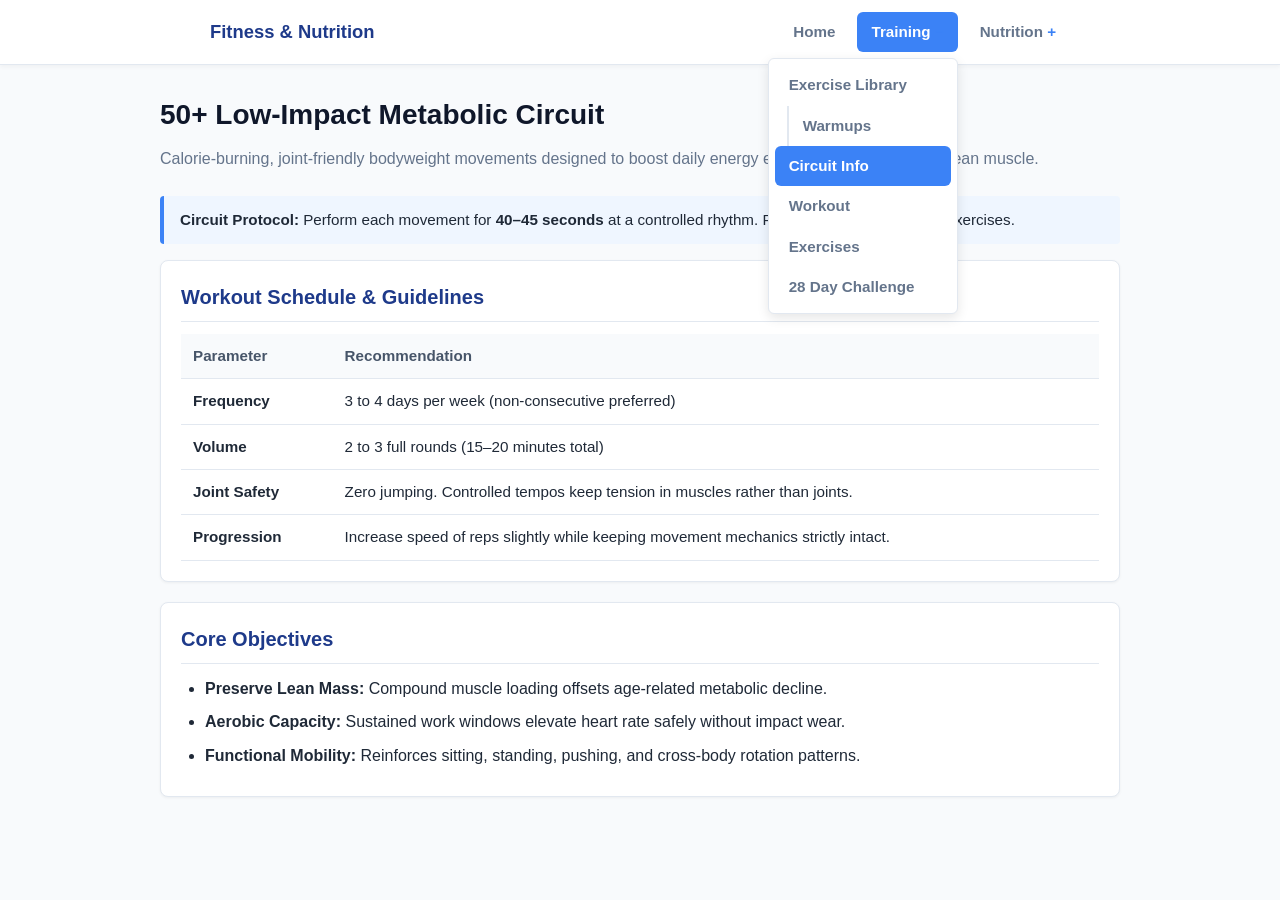
<file: overview.html>
<!DOCTYPE html>
<html lang="en">
<head>
    <meta charset="UTF-8" />
    <meta name="viewport" content="width=device-width, initial-scale=1.0" />
    <title>Overview | 50+ Metabolic Circuit</title>
    <link rel="stylesheet" href="assets/css/style.css" />
</head>
<body>
<header>
  <div class="nav-container">
    <a href="index.html" class="logo">Fitness & Nutrition</a>
    <nav>
      <a href="index.html">Home</a>
            <details class="nav-group" open>
                <summary class="active">Training</summary>
                <div class="nav-menu">
                    <div class="nav-subgroup">
                        <a href="landing.html">Exercise Library</a>
                        <div class="nav-submenu">
                            <a href="warmup..html">Warmups</a>
                        </div>
                    </div>
                    <a href="overview.html" class="active">Circuit Info</a>
                    <a href="circuit.html">Workout</a>
                    <a href="exercises.html">Exercises</a>
                    <a href="28-challenge.html">28 Day Challenge</a>
                </div>
            </details>
            <details class="nav-group">
                <summary>Nutrition</summary>
                <div class="nav-menu">
                    <a href="meals.html">Meal Plan</a>
                    <a href="grocery.html">Grocery List</a>
                    <a href="prep.html">Prep Guide</a>
                </div>
            </details>
    </nav>
  </div>
</header>
<script src="assets/js/nav.js"></script>

<main>
    <h1>50+ Low-Impact Metabolic Circuit</h1>
    <p class="subtitle">Calorie-burning, joint-friendly bodyweight movements designed to boost daily energy expenditure and preserve lean muscle.</p>

    <div class="callout">
        <strong>Circuit Protocol:</strong> Perform each movement for <strong>40–45 seconds</strong> at a controlled rhythm. Rest <strong>30 seconds</strong> between exercises.
    </div>

    <div class="card">
        <h2>Workout Schedule & Guidelines</h2>
        <table>
            <thead>
                <tr>
                    <th>Parameter</th>
                    <th>Recommendation</th>
                </tr>
            </thead>
            <tbody>
                <tr>
                    <td><strong>Frequency</strong></td>
                    <td>3 to 4 days per week (non-consecutive preferred)</td>
                </tr>
                <tr>
                    <td><strong>Volume</strong></td>
                    <td>2 to 3 full rounds (15–20 minutes total)</td>
                </tr>
                <tr>
                    <td><strong>Joint Safety</strong></td>
                    <td>Zero jumping. Controlled tempos keep tension in muscles rather than joints.</td>
                </tr>
                <tr>
                    <td><strong>Progression</strong></td>
                    <td>Increase speed of reps slightly while keeping movement mechanics strictly intact.</td>
                </tr>
            </tbody>
        </table>
    </div>

    <div class="card">
        <h2>Core Objectives</h2>
        <ul>
            <li><strong>Preserve Lean Mass:</strong> Compound muscle loading offsets age-related metabolic decline.</li>
            <li><strong>Aerobic Capacity:</strong> Sustained work windows elevate heart rate safely without impact wear.</li>
            <li><strong>Functional Mobility:</strong> Reinforces sitting, standing, pushing, and cross-body rotation patterns.</li>
        </ul>
    </div>
</main>

</body>
</html>
</file>
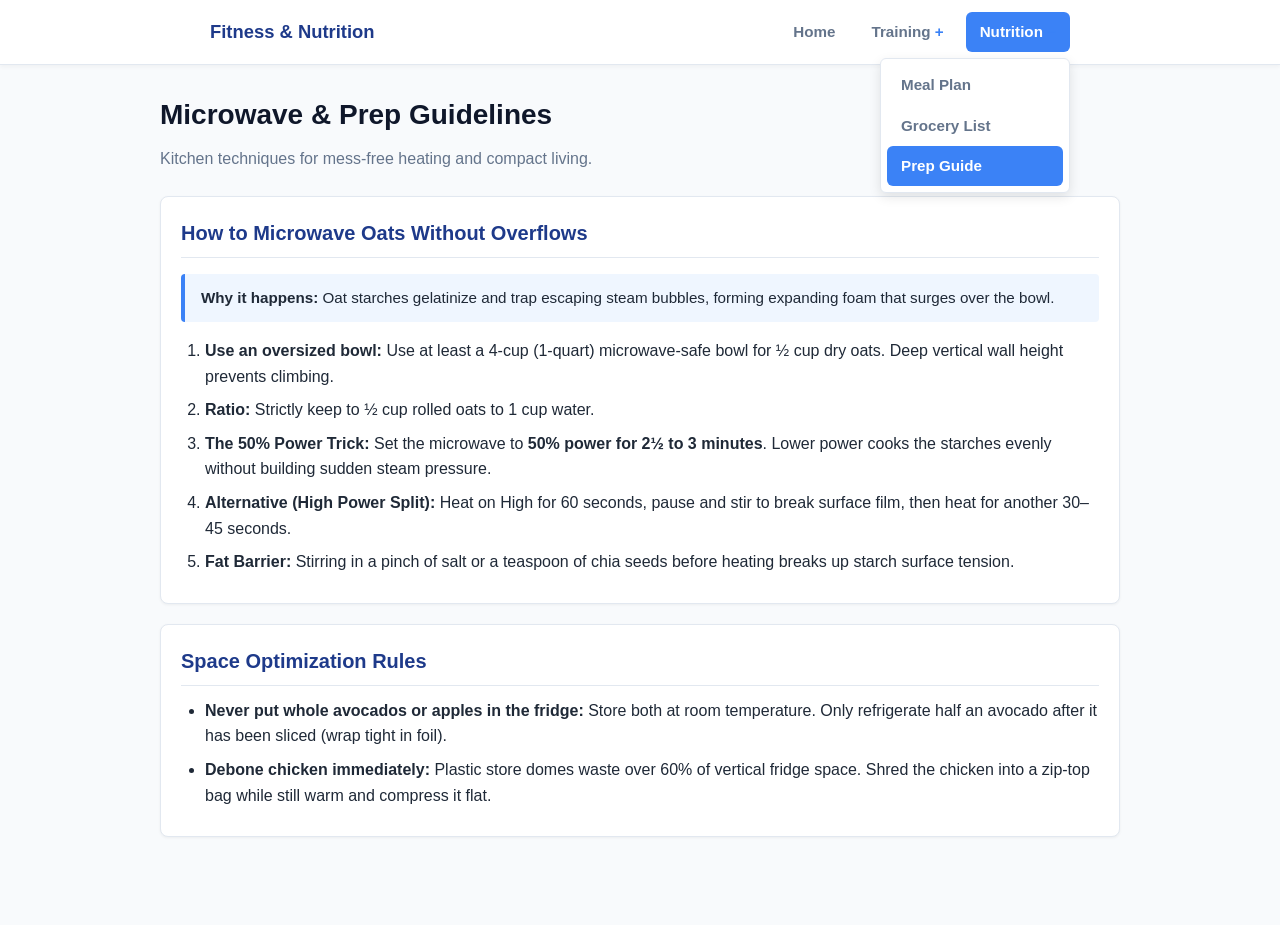
<file: prep.html>
<!DOCTYPE html>
<html lang="en">
  <head>
  <meta charset="UTF-8" />
  <meta name="viewport" content="width=device-width, initial-scale=1.0" />
  <title>Microwave & Prep Guidelines</title>
  <link rel="stylesheet" href="assets/css/style.css" />
</head>
<header>
  <div class="nav-container">
    <a href="index.html" class="logo">Fitness & Nutrition</a>
    <nav>
      <a href="index.html">Home</a>
      <details class="nav-group">
        <summary>Training</summary>
        <div class="nav-menu">
          <div class="nav-subgroup">
            <a href="landing.html">Exercise Library</a>
            <div class="nav-submenu">
              <a href="warmup..html">Warmups</a>
            </div>
          </div>
          <a href="overview.html">Circuit Info</a>
          <a href="circuit.html">Workout</a>
          <a href="exercises.html">Exercises</a>
          <a href="28-challenge.html">28 Day Challenge</a>
        </div>
      </details>
      <details class="nav-group" open>
        <summary class="active">Nutrition</summary>
        <div class="nav-menu">
          <a href="meals.html">Meal Plan</a>
          <a href="grocery.html">Grocery List</a>
          <a href="prep.html" class="active">Prep Guide</a>
        </div>
      </details>
    </nav>
  </div>
</header>
<script src="assets/js/nav.js"></script>
  <main>
    <h1>Microwave & Prep Guidelines</h1>
    <p class="subtitle">Kitchen techniques for mess-free heating and compact living.</p>

    <div class="card">
      <h2>How to Microwave Oats Without Overflows</h2>
      <div class="callout">
        <strong>Why it happens:</strong> Oat starches gelatinize and trap escaping steam bubbles, forming expanding foam that surges over the bowl.
      </div>
      <ol>
        <li><strong>Use an oversized bowl:</strong> Use at least a 4-cup (1-quart) microwave-safe bowl for ½ cup dry oats. Deep vertical wall height prevents climbing.</li>
        <li><strong>Ratio:</strong> Strictly keep to ½ cup rolled oats to 1 cup water.</li>
        <li><strong>The 50% Power Trick:</strong> Set the microwave to <strong>50% power for 2½ to 3 minutes</strong>. Lower power cooks the starches evenly without building sudden steam pressure.</li>
        <li><strong>Alternative (High Power Split):</strong> Heat on High for 60 seconds, pause and stir to break surface film, then heat for another 30–45 seconds.</li>
        <li><strong>Fat Barrier:</strong> Stirring in a pinch of salt or a teaspoon of chia seeds before heating breaks up starch surface tension.</li>
      </ol>
    </div>

    <div class="card">
      <h2>Space Optimization Rules</h2>
      <ul>
        <li><strong>Never put whole avocados or apples in the fridge:</strong> Store both at room temperature. Only refrigerate half an avocado after it has been sliced (wrap tight in foil).</li>
        <li><strong>Debone chicken immediately:</strong> Plastic store domes waste over 60% of vertical fridge space. Shred the chicken into a zip-top bag while still warm and compress it flat.</li>
      </ul>
    </div>
  </main>
</body>
</html>
</file>
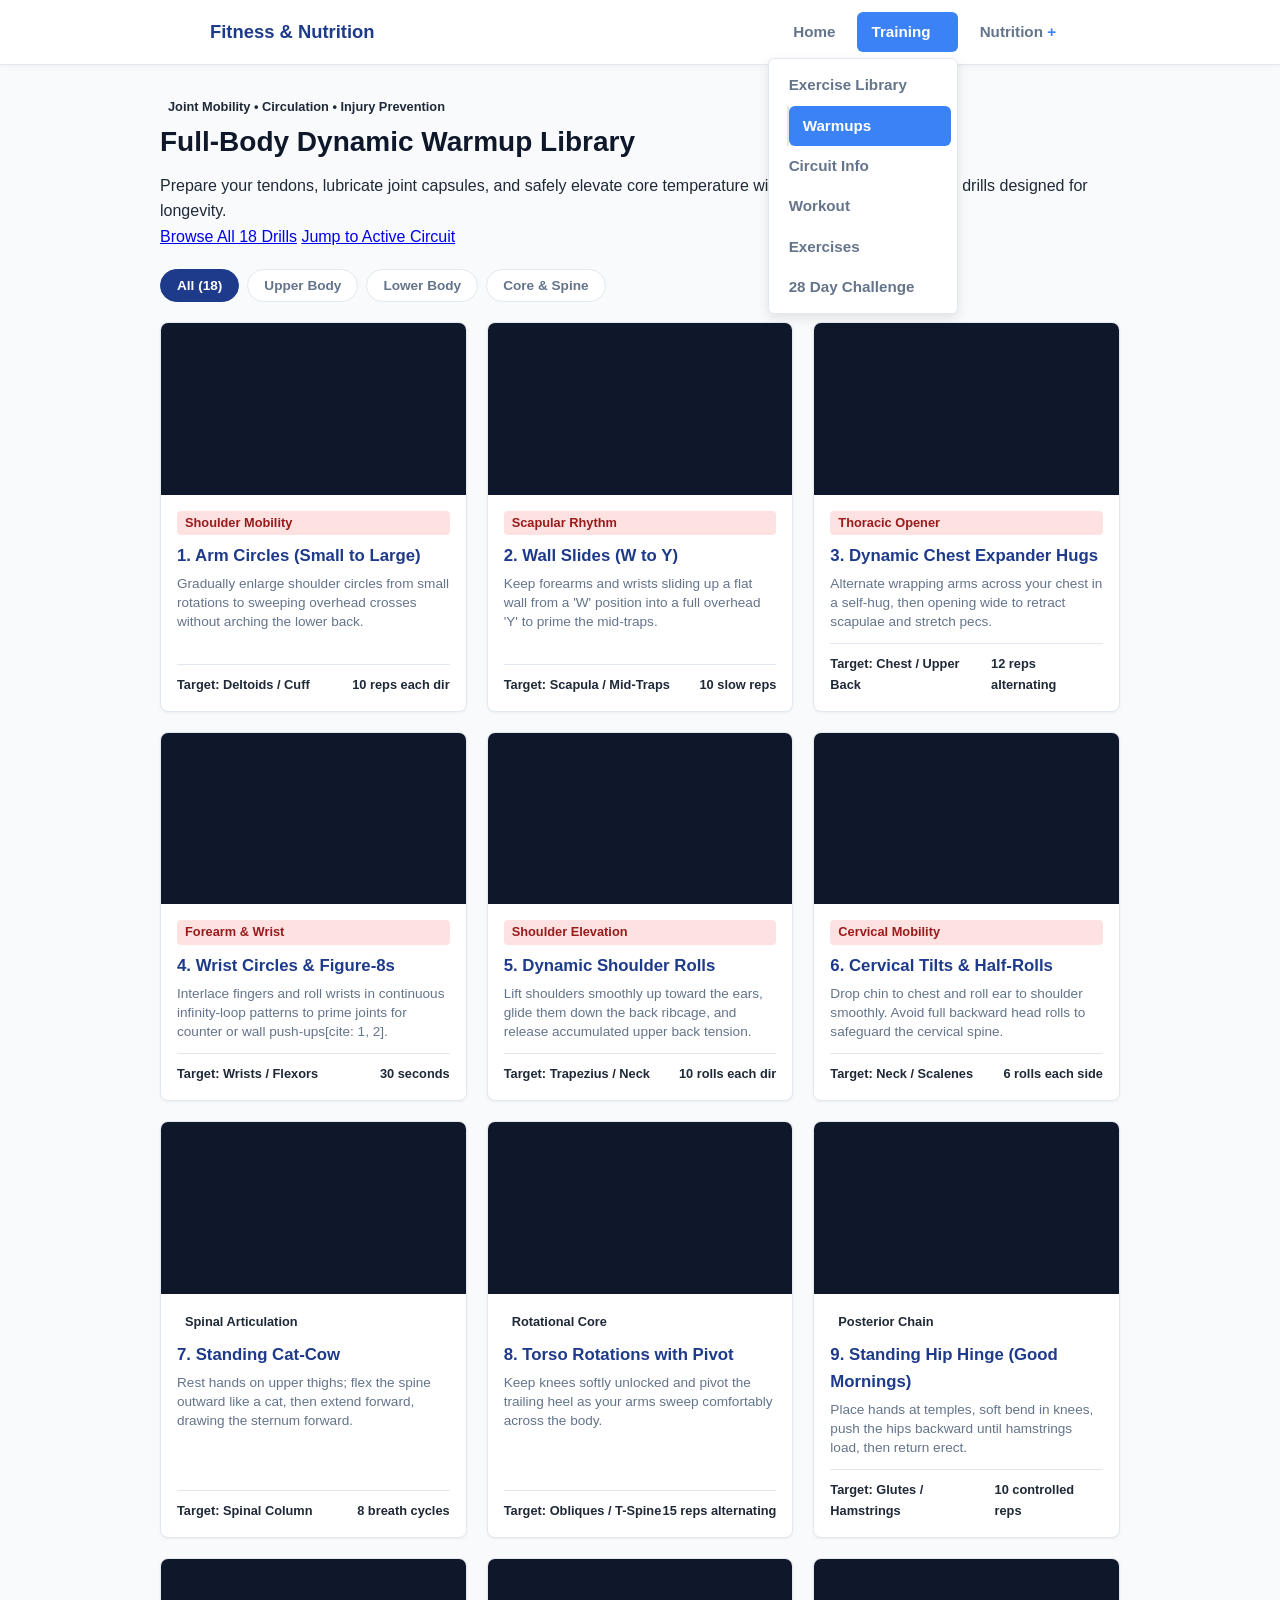
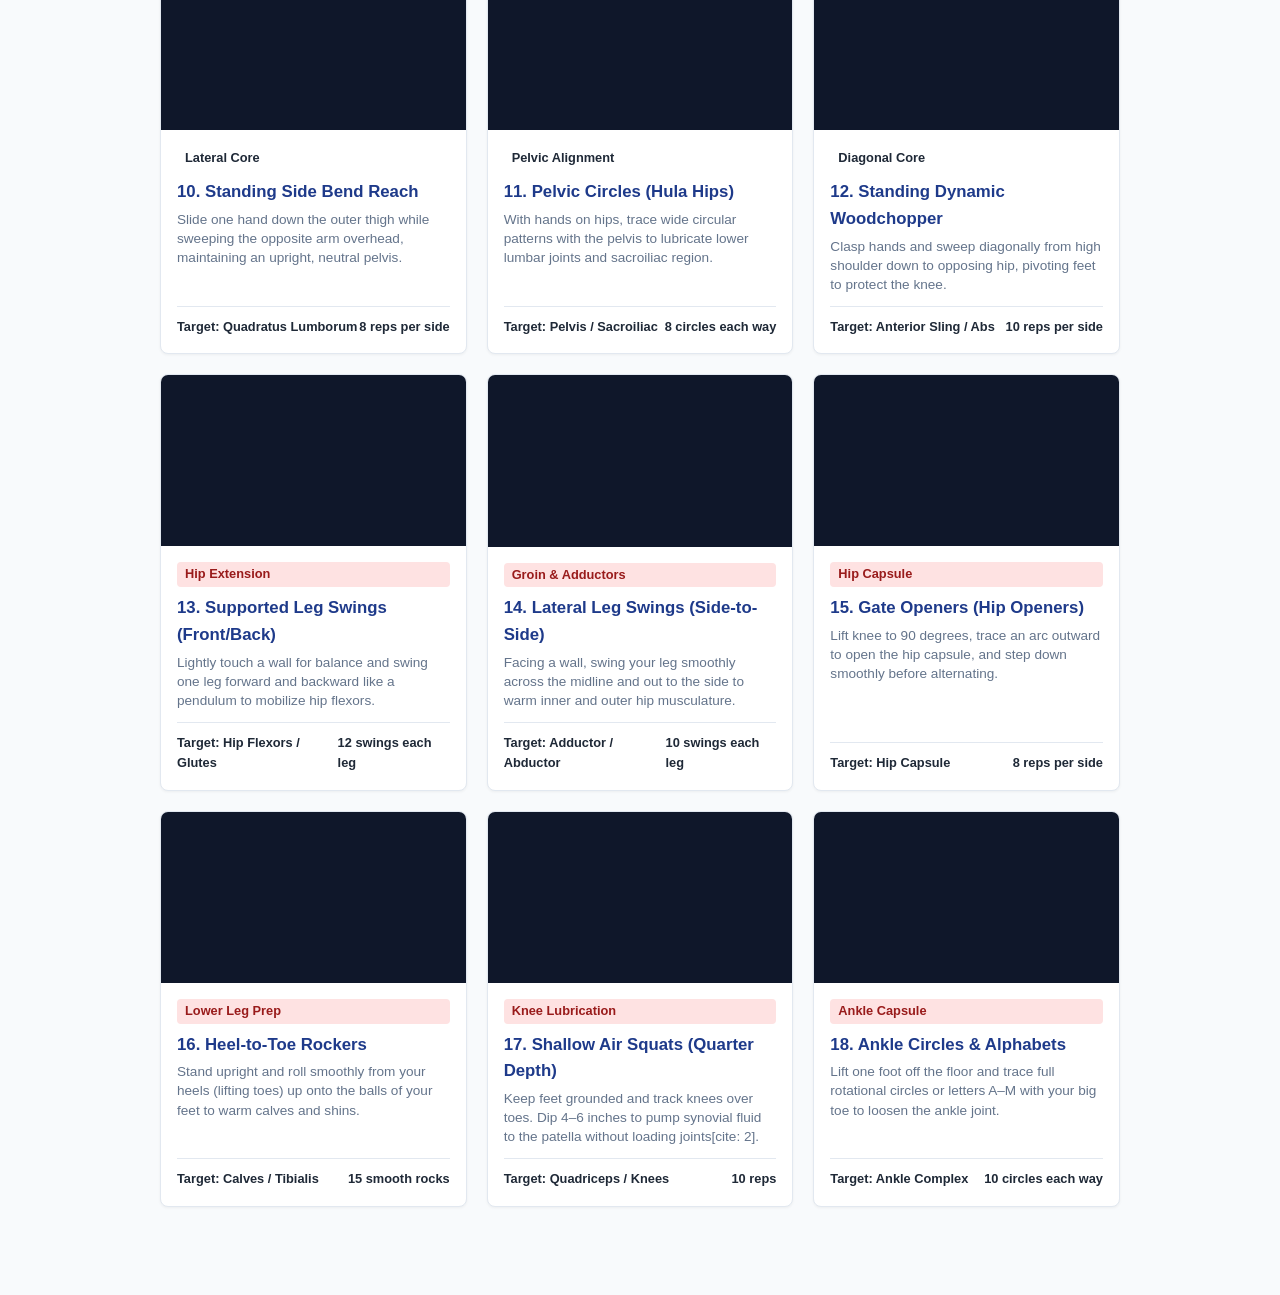
<file: warmup..html>
<!DOCTYPE html>
<html lang="en">
<head>
  <meta charset="UTF-8" />
  <meta name="viewport" content="width=device-width, initial-scale=1.0" />
  <title>Dynamic Warmup Library | FitOver50</title>
  <link rel="stylesheet" href="assets/css/style.css" />
  <style>
    /* Warmup Grid & Filter Styles */
    .filter-bar {
      display: flex;
      gap: 8px;
      margin: 20px 0;
      flex-wrap: wrap;
    }
    .filter-btn {
      background: var(--card-bg);
      border: 1px solid var(--border);
      color: var(--text-muted);
      padding: 8px 16px;
      border-radius: 20px;
      font-weight: 600;
      font-size: 0.85rem;
      cursor: pointer;
      transition: all 0.2s ease;
    }
    .filter-btn.active,
    .filter-btn:hover {
      background: var(--primary);
      color: #ffffff;
      border-color: var(--primary);
    }
    .warmup-grid {
      display: grid;
      grid-template-columns: repeat(auto-fill, minmax(280px, 1fr));
      gap: 20px;
      margin-top: 20px;
    }
    .exercise-card {
      background: var(--card-bg);
      border: 1px solid var(--border);
      border-radius: 8px;
      overflow: hidden;
      display: flex;
      flex-direction: column;
      box-shadow: 0 1px 3px rgba(0,0,0,0.05);
      transition: transform 0.15s ease, box-shadow 0.15s ease;
    }
    .exercise-card:hover {
      transform: translateY(-2px);
      box-shadow: 0 4px 10px rgba(0,0,0,0.08);
    }
    .media-box {
      position: relative;
      width: 100%;
      aspect-ratio: 16 / 9;
      background: #0f172a;
    }
    .media-box iframe {
      position: absolute;
      top: 0;
      left: 0;
      width: 100%;
      height: 100%;
      border: 0;
    }
    .exercise-body {
      padding: 16px;
      display: flex;
      flex-direction: column;
      flex: 1;
    }
    .exercise-body h3 {
      font-size: 1.05rem;
      color: var(--primary);
      margin: 8px 0 4px;
    }
    .cue-text {
      font-size: 0.85rem;
      color: var(--text-muted);
      line-height: 1.4;
      margin-bottom: 12px;
      flex: 1;
    }
    .card-meta {
      border-top: 1px solid var(--border);
      padding-top: 10px;
      display: flex;
      justify-content: space-between;
      align-items: center;
      font-size: 0.8rem;
      font-weight: 600;
      color: var(--text);
    }
  </style>
</head>
<body>

<header>
  <div class="nav-container">
    <a href="index.html" class="logo">Fitness & Nutrition</a>
    <nav>
      <a href="index.html">Home</a>
      <details class="nav-group" open>
        <summary class="active">Training</summary>
        <div class="nav-menu">
          <div class="nav-subgroup">
            <a href="landing.html">Exercise Library</a>
            <div class="nav-submenu">
              <a href="warmup..html" class="active">Warmups</a>
            </div>
          </div>
          <a href="overview.html">Circuit Info</a>
          <a href="circuit.html">Workout</a>
          <a href="exercises.html">Exercises</a>
          <a href="28-challenge.html">28 Day Challenge</a>
        </div>
      </details>
      <details class="nav-group">
        <summary>Nutrition</summary>
        <div class="nav-menu">
          <a href="meals.html">Meal Plan</a>
          <a href="grocery.html">Grocery List</a>
          <a href="prep.html">Prep Guide</a>
        </div>
      </details>
    </nav>
  </div>
</header>
<script src="assets/js/nav.js"></script>

<main>
  <!-- Hero Section -->
  <section class="hero-card">
    <div class="hero-content">
      <span class="badge badge-green">Joint Mobility • Circulation • Injury Prevention</span>
      <h1>Full-Body Dynamic Warmup Library</h1>
      <p class="hero-lead">
        Prepare your tendons, lubricate joint capsules, and safely elevate core temperature with 18 ACE-curated mobility drills designed for longevity.
      </p>
      <div class="hero-actions">
        <a href="#warmups" class="btn btn-primary">Browse All 18 Drills</a>
        <a href="circuit.html" class="btn btn-secondary">Jump to Active Circuit</a>
      </div>
    </div>
  </section>

  <!-- Filter Controls -->
  <div id="warmups">
    <div class="filter-bar">
      <button class="filter-btn active" onclick="filterCards('all')">All (18)</button>
      <button class="filter-btn" onclick="filterCards('upper')">Upper Body</button>
      <button class="filter-btn" onclick="filterCards('lower')">Lower Body</button>
      <button class="filter-btn" onclick="filterCards('core')">Core & Spine</button>
    </div>
  </div>

  <!-- 18 Warmup Exercises Grid -->
  <div class="warmup-grid">

    <!-- 1 -->
    <div class="exercise-card" data-category="upper">
      <div class="media-box">
        <iframe src="https://www.youtube-nocookie.com/embed/PXR5kxHGRC8?rel=0&modestbranding=1" title="ACE Arm Circles" allow="accelerometer; autoplay; clipboard-write; encrypted-media; gyroscope; picture-in-picture; web-share" referrerpolicy="strict-origin-when-cross-origin" allowfullscreen></iframe>
      </div>
      <div class="exercise-body">
        <span class="badge badge-high">Shoulder Mobility</span>
        <h3>1. Arm Circles (Small to Large)</h3>
        <p class="cue-text">Gradually enlarge shoulder circles from small rotations to sweeping overhead crosses without arching the lower back.</p>
        <div class="card-meta">
          <span>Target: Deltoids / Cuff</span>
          <span>10 reps each dir</span>
        </div>
      </div>
    </div>

    <!-- 2 -->
    <div class="exercise-card" data-category="upper">
      <div class="media-box">
        <iframe src="https://www.youtube-nocookie.com/embed/dX3bM3V3nw4?rel=0&modestbranding=1" title="ACE Wall Slides" allow="accelerometer; autoplay; clipboard-write; encrypted-media; gyroscope; picture-in-picture; web-share" referrerpolicy="strict-origin-when-cross-origin" allowfullscreen></iframe>
      </div>
      <div class="exercise-body">
        <span class="badge badge-high">Scapular Rhythm</span>
        <h3>2. Wall Slides (W to Y)</h3>
        <p class="cue-text">Keep forearms and wrists sliding up a flat wall from a 'W' position into a full overhead 'Y' to prime the mid-traps.</p>
        <div class="card-meta">
          <span>Target: Scapula / Mid-Traps</span>
          <span>10 slow reps</span>
        </div>
      </div>
    </div>

    <!-- 3 -->
    <div class="exercise-card" data-category="upper">
      <div class="media-box">
        <iframe src="https://www.youtube-nocookie.com/embed/2vucygbJ8Aw?rel=0&modestbranding=1" title="ACE Dynamic Chest Opener" allow="accelerometer; autoplay; clipboard-write; encrypted-media; gyroscope; picture-in-picture; web-share" referrerpolicy="strict-origin-when-cross-origin" allowfullscreen></iframe>
      </div>
      <div class="exercise-body">
        <span class="badge badge-high">Thoracic Opener</span>
        <h3>3. Dynamic Chest Expander Hugs</h3>
        <p class="cue-text">Alternate wrapping arms across your chest in a self-hug, then opening wide to retract scapulae and stretch pecs.</p>
        <div class="card-meta">
          <span>Target: Chest / Upper Back</span>
          <span>12 reps alternating</span>
        </div>
      </div>
    </div>

    <!-- 4 -->
    <div class="exercise-card" data-category="upper">
      <div class="media-box">
        <iframe src="https://www.youtube-nocookie.com/embed/Smo-eYB9ZeU?rel=0&modestbranding=1" title="ACE Wrist Circles" allow="accelerometer; autoplay; clipboard-write; encrypted-media; gyroscope; picture-in-picture; web-share" referrerpolicy="strict-origin-when-cross-origin" allowfullscreen></iframe>
      </div>
      <div class="exercise-body">
        <span class="badge badge-high">Forearm & Wrist</span>
        <h3>4. Wrist Circles & Figure-8s</h3>
        <p class="cue-text">Interlace fingers and roll wrists in continuous infinity-loop patterns to prime joints for counter or wall push-ups[cite: 1, 2].</p>
        <div class="card-meta">
          <span>Target: Wrists / Flexors</span>
          <span>30 seconds</span>
        </div>
      </div>
    </div>

    <!-- 5 -->
    <div class="exercise-card" data-category="upper">
      <div class="media-box">
        <iframe src="https://www.youtube-nocookie.com/embed/QdusHwTv4SQ?rel=0&modestbranding=1" title="ACE Shoulder Rolls" allow="accelerometer; autoplay; clipboard-write; encrypted-media; gyroscope; picture-in-picture; web-share" referrerpolicy="strict-origin-when-cross-origin" allowfullscreen></iframe>
      </div>
      <div class="exercise-body">
        <span class="badge badge-high">Shoulder Elevation</span>
        <h3>5. Dynamic Shoulder Rolls</h3>
        <p class="cue-text">Lift shoulders smoothly up toward the ears, glide them down the back ribcage, and release accumulated upper back tension.</p>
        <div class="card-meta">
          <span>Target: Trapezius / Neck</span>
          <span>10 rolls each dir</span>
        </div>
      </div>
    </div>

    <!-- 6 -->
    <div class="exercise-card" data-category="upper">
      <div class="media-box">
        <iframe src="https://www.youtube-nocookie.com/embed/g9g0TNnXka4?rel=0&modestbranding=1" title="ACE Neck Stretches" allow="accelerometer; autoplay; clipboard-write; encrypted-media; gyroscope; picture-in-picture; web-share" referrerpolicy="strict-origin-when-cross-origin" allowfullscreen></iframe>
      </div>
      <div class="exercise-body">
        <span class="badge badge-high">Cervical Mobility</span>
        <h3>6. Cervical Tilts & Half-Rolls</h3>
        <p class="cue-text">Drop chin to chest and roll ear to shoulder smoothly. Avoid full backward head rolls to safeguard the cervical spine.</p>
        <div class="card-meta">
          <span>Target: Neck / Scalenes</span>
          <span>6 rolls each side</span>
        </div>
      </div>
    </div>

    <!-- 7 -->
    <div class="exercise-card" data-category="core">
      <div class="media-box">
        <iframe src="https://www.youtube-nocookie.com/embed/AS2UQcXl2xc?rel=0&modestbranding=1" title="ACE Cat Cow" allow="accelerometer; autoplay; clipboard-write; encrypted-media; gyroscope; picture-in-picture; web-share" referrerpolicy="strict-origin-when-cross-origin" allowfullscreen></iframe>
      </div>
      <div class="exercise-body">
        <span class="badge badge-green">Spinal Articulation</span>
        <h3>7. Standing Cat-Cow</h3>
        <p class="cue-text">Rest hands on upper thighs; flex the spine outward like a cat, then extend forward, drawing the sternum forward.</p>
        <div class="card-meta">
          <span>Target: Spinal Column</span>
          <span>8 breath cycles</span>
        </div>
      </div>
    </div>

    <!-- 8 -->
    <div class="exercise-card" data-category="core">
      <div class="media-box">
        <iframe src="https://www.youtube-nocookie.com/embed/reOe3N0EsxI?rel=0&modestbranding=1" title="ACE Torso Twists" allow="accelerometer; autoplay; clipboard-write; encrypted-media; gyroscope; picture-in-picture; web-share" referrerpolicy="strict-origin-when-cross-origin" allowfullscreen></iframe>
      </div>
      <div class="exercise-body">
        <span class="badge badge-green">Rotational Core</span>
        <h3>8. Torso Rotations with Pivot</h3>
        <p class="cue-text">Keep knees softly unlocked and pivot the trailing heel as your arms sweep comfortably across the body.</p>
        <div class="card-meta">
          <span>Target: Obliques / T-Spine</span>
          <span>15 reps alternating</span>
        </div>
      </div>
    </div>

    <!-- 9 -->
    <div class="exercise-card" data-category="core">
      <div class="media-box">
        <iframe src="https://www.youtube-nocookie.com/embed/3njtLxRY8ZA?rel=0&modestbranding=1" title="ACE Hip Hinge" allow="accelerometer; autoplay; clipboard-write; encrypted-media; gyroscope; picture-in-picture; web-share" referrerpolicy="strict-origin-when-cross-origin" allowfullscreen></iframe>
      </div>
      <div class="exercise-body">
        <span class="badge badge-green">Posterior Chain</span>
        <h3>9. Standing Hip Hinge (Good Mornings)</h3>
        <p class="cue-text">Place hands at temples, soft bend in knees, push the hips backward until hamstrings load, then return erect.</p>
        <div class="card-meta">
          <span>Target: Glutes / Hamstrings</span>
          <span>10 controlled reps</span>
        </div>
      </div>
    </div>

    <!-- 10 -->
    <div class="exercise-card" data-category="core">
      <div class="media-box">
        <iframe src="https://www.youtube-nocookie.com/embed/Mm2cQqW9o9k?rel=0&modestbranding=1" title="ACE Side Bends" allow="accelerometer; autoplay; clipboard-write; encrypted-media; gyroscope; picture-in-picture; web-share" referrerpolicy="strict-origin-when-cross-origin" allowfullscreen></iframe>
      </div>
      <div class="exercise-body">
        <span class="badge badge-green">Lateral Core</span>
        <h3>10. Standing Side Bend Reach</h3>
        <p class="cue-text">Slide one hand down the outer thigh while sweeping the opposite arm overhead, maintaining an upright, neutral pelvis.</p>
        <div class="card-meta">
          <span>Target: Quadratus Lumborum</span>
          <span>8 reps per side</span>
        </div>
      </div>
    </div>

    <!-- 11 -->
    <div class="exercise-card" data-category="core">
      <div class="media-box">
        <iframe src="https://www.youtube-nocookie.com/embed/PXR5kxHGRC8?rel=0&modestbranding=1" title="ACE Hip Circles" allow="accelerometer; autoplay; clipboard-write; encrypted-media; gyroscope; picture-in-picture; web-share" referrerpolicy="strict-origin-when-cross-origin" allowfullscreen></iframe>
      </div>
      <div class="exercise-body">
        <span class="badge badge-green">Pelvic Alignment</span>
        <h3>11. Pelvic Circles (Hula Hips)</h3>
        <p class="cue-text">With hands on hips, trace wide circular patterns with the pelvis to lubricate lower lumbar joints and sacroiliac region.</p>
        <div class="card-meta">
          <span>Target: Pelvis / Sacroiliac</span>
          <span>8 circles each way</span>
        </div>
      </div>
    </div>

    <!-- 12 -->
    <div class="exercise-card" data-category="core">
      <div class="media-box">
        <iframe src="https://www.youtube-nocookie.com/embed/CGq2bJA1XXw?rel=0&modestbranding=1" title="ACE Standing Woodchop" allow="accelerometer; autoplay; clipboard-write; encrypted-media; gyroscope; picture-in-picture; web-share" referrerpolicy="strict-origin-when-cross-origin" allowfullscreen></iframe>
      </div>
      <div class="exercise-body">
        <span class="badge badge-green">Diagonal Core</span>
        <h3>12. Standing Dynamic Woodchopper</h3>
        <p class="cue-text">Clasp hands and sweep diagonally from high shoulder down to opposing hip, pivoting feet to protect the knee.</p>
        <div class="card-meta">
          <span>Target: Anterior Sling / Abs</span>
          <span>10 reps per side</span>
        </div>
      </div>
    </div>

    <!-- 13 -->
    <div class="exercise-card" data-category="lower">
      <div class="media-box">
        <iframe src="https://www.youtube-nocookie.com/embed/VVm52QSZZ38?rel=0&modestbranding=1" title="ACE Anterior Leg Swings" allow="accelerometer; autoplay; clipboard-write; encrypted-media; gyroscope; picture-in-picture; web-share" referrerpolicy="strict-origin-when-cross-origin" allowfullscreen></iframe>
      </div>
      <div class="exercise-body">
        <span class="badge badge-high">Hip Extension</span>
        <h3>13. Supported Leg Swings (Front/Back)</h3>
        <p class="cue-text">Lightly touch a wall for balance and swing one leg forward and backward like a pendulum to mobilize hip flexors.</p>
        <div class="card-meta">
          <span>Target: Hip Flexors / Glutes</span>
          <span>12 swings each leg</span>
        </div>
      </div>
    </div>

    <!-- 14 -->
    <div class="exercise-card" data-category="lower">
      <div class="media-box">
        <iframe src="https://www.youtube-nocookie.com/embed/xZMDjaIe-6s?rel=0&modestbranding=1" title="ACE Lateral Leg Swings" allow="accelerometer; autoplay; clipboard-write; encrypted-media; gyroscope; picture-in-picture; web-share" referrerpolicy="strict-origin-when-cross-origin" allowfullscreen></iframe>
      </div>
      <div class="exercise-body">
        <span class="badge badge-high">Groin & Adductors</span>
        <h3>14. Lateral Leg Swings (Side-to-Side)</h3>
        <p class="cue-text">Facing a wall, swing your leg smoothly across the midline and out to the side to warm inner and outer hip musculature.</p>
        <div class="card-meta">
          <span>Target: Adductor / Abductor</span>
          <span>10 swings each leg</span>
        </div>
      </div>
    </div>

    <!-- 15 -->
    <div class="exercise-card" data-category="lower">
      <div class="media-box">
        <iframe src="https://www.youtube-nocookie.com/embed/ngtuYqpMf2U?rel=0&modestbranding=1" title="ACE High Knee Hip Openers" allow="accelerometer; autoplay; clipboard-write; encrypted-media; gyroscope; picture-in-picture; web-share" referrerpolicy="strict-origin-when-cross-origin" allowfullscreen></iframe>
      </div>
      <div class="exercise-body">
        <span class="badge badge-high">Hip Capsule</span>
        <h3>15. Gate Openers (Hip Openers)</h3>
        <p class="cue-text">Lift knee to 90 degrees, trace an arc outward to open the hip capsule, and step down smoothly before alternating.</p>
        <div class="card-meta">
          <span>Target: Hip Capsule</span>
          <span>8 reps per side</span>
        </div>
      </div>
    </div>

    <!-- 16 -->
    <div class="exercise-card" data-category="lower">
      <div class="media-box">
        <iframe src="https://www.youtube-nocookie.com/embed/qPd73snQfUs?rel=0&modestbranding=1" title="ACE Calf Rockers" allow="accelerometer; autoplay; clipboard-write; encrypted-media; gyroscope; picture-in-picture; web-share" referrerpolicy="strict-origin-when-cross-origin" allowfullscreen></iframe>
      </div>
      <div class="exercise-body">
        <span class="badge badge-high">Lower Leg Prep</span>
        <h3>16. Heel-to-Toe Rockers</h3>
        <p class="cue-text">Stand upright and roll smoothly from your heels (lifting toes) up onto the balls of your feet to warm calves and shins.</p>
        <div class="card-meta">
          <span>Target: Calves / Tibialis</span>
          <span>15 smooth rocks</span>
        </div>
      </div>
    </div>

    <!-- 17 -->
    <div class="exercise-card" data-category="lower">
      <div class="media-box">
        <iframe src="https://www.youtube-nocookie.com/embed/m0GcZ24pK6k?rel=0&modestbranding=1" title="ACE Shallow Squats" allow="accelerometer; autoplay; clipboard-write; encrypted-media; gyroscope; picture-in-picture; web-share" referrerpolicy="strict-origin-when-cross-origin" allowfullscreen></iframe>
      </div>
      <div class="exercise-body">
        <span class="badge badge-high">Knee Lubrication</span>
        <h3>17. Shallow Air Squats (Quarter Depth)</h3>
        <p class="cue-text">Keep feet grounded and track knees over toes. Dip 4–6 inches to pump synovial fluid to the patella without loading joints[cite: 2].</p>
        <div class="card-meta">
          <span>Target: Quadriceps / Knees</span>
          <span>10 reps</span>
        </div>
      </div>
    </div>

    <!-- 18 -->
    <div class="exercise-card" data-category="lower">
      <div class="media-box">
        <iframe src="https://www.youtube-nocookie.com/embed/r-dpdxkU7ts?rel=0&modestbranding=1" title="ACE Ankle Mobility" allow="accelerometer; autoplay; clipboard-write; encrypted-media; gyroscope; picture-in-picture; web-share" referrerpolicy="strict-origin-when-cross-origin" allowfullscreen></iframe>
      </div>
      <div class="exercise-body">
        <span class="badge badge-high">Ankle Capsule</span>
        <h3>18. Ankle Circles & Alphabets</h3>
        <p class="cue-text">Lift one foot off the floor and trace full rotational circles or letters A–M with your big toe to loosen the ankle joint.</p>
        <div class="card-meta">
          <span>Target: Ankle Complex</span>
          <span>10 circles each way</span>
        </div>
      </div>
    </div>

  </div>
</main>

<script>
  function filterCards(category) {
    const buttons = document.querySelectorAll('.filter-btn');
    buttons.forEach(btn => btn.classList.remove('active'));
    event.target.classList.add('active');

    const cards = document.querySelectorAll('.exercise-card');
    cards.forEach(card => {
      if (category === 'all' || card.getAttribute('data-category') === category) {
        card.style.display = 'flex';
      } else {
        card.style.display = 'none';
      }
    });
  }
</script>

</body>
</html>
</file>
<file: assets/css/style.css>
﻿:root {
	--primary: #1e3a8a;
	--primary-light: #3b82f6;
	--bg: #f8fafc;
	--card-bg: #ffffff;
	--text: #1f2937;
	--text-muted: #64748b;
	--border: #e2e8f0;
	--badge-red: #fee2e2;
	--badge-red-text: #991b1b;
	--badge-green: #dcfce7;
	--badge-green-text: #166534;
}

* {
	box-sizing: border-box;
	margin: 0;
	padding: 0;
	font-family: -apple-system, BlinkMacSystemFont, "Segoe UI", Roboto, sans-serif;
}

html {
	scroll-behavior: smooth;
}

body {
	background-color: var(--bg);
	color: var(--text);
	line-height: 1.6;
	padding-bottom: 60px;
}

a, button {
	transition: all 0.2s ease;
}

a:focus-visible,
button:focus-visible {
	outline: 3px solid rgba(59, 130, 246, 0.35);
	outline-offset: 2px;
}

header {
	position: sticky;
	top: 0;
	background: var(--card-bg);
	border-bottom: 1px solid var(--border);
	box-shadow: 0 2px 4px rgba(0,0,0,0.04);
	z-index: 1000;
}

.nav-container {
	max-width: 900px;
	margin: 0 auto;
	display: flex;
	align-items: center;
	gap: 28px;
	padding: 12px 20px;
}

.logo {
	font-weight: 700;
	font-size: 1.15rem;
	color: var(--primary);
	text-decoration: none;
}

nav {
	display: flex;
	flex: 1;
	gap: 8px;
	justify-content: flex-end;
	flex-wrap: wrap;
}

.nav-group {
	position: relative;
}

.nav-group summary {
	list-style: none;
	cursor: pointer;
	display: inline-block;
	padding: 8px 14px;
	border-radius: 6px;
	font-weight: 600;
	font-size: 0.95rem;
	color: var(--text-muted);
	white-space: nowrap;
}

.nav-group summary::-webkit-details-marker {
	display: none;
}

.nav-group summary::after {
	content: " +";
	color: var(--primary-light);
}

.nav-group[open] summary::after {
	content: " −";
}

.nav-group summary:hover,
.nav-group summary.active {
	background-color: var(--primary-light);
	color: #ffffff;
}

.nav-menu {
	position: absolute;
	top: calc(100% + 6px);
	right: 0;
	min-width: 190px;
	padding: 6px;
	background: var(--card-bg);
	border: 1px solid var(--border);
	border-radius: 6px;
	box-shadow: 0 4px 12px rgba(0, 0, 0, 0.1);
	z-index: 1001;
}

.nav-menu a {
	display: block;
	width: 100%;
}

.nav-submenu {
	margin-left: 12px;
	border-left: 2px solid var(--border);
}

nav a {
	display: inline-block;
	text-decoration: none;
	padding: 8px 14px;
	border-radius: 6px;
	font-weight: 600;
	font-size: 0.95rem;
	color: var(--text-muted);
	white-space: nowrap;
	transition: all 0.2s ease;
}

nav a:hover {
	background-color: #f1f5f9;
	color: var(--primary);
}

nav a.active {
	background-color: var(--primary-light);
	color: #ffffff;
}

main {
	max-width: 1000px;
	margin: 28px auto;
	padding: 0 20px;
}

h1 {
	font-size: 1.75rem;
	color: #0f172a;
	margin-bottom: 8px;
}

p.subtitle {
	color: var(--text-muted);
	margin-bottom: 24px;
}

.card {
	background: var(--card-bg);
	border: 1px solid var(--border);
	border-radius: 8px;
	padding: 20px;
	margin-bottom: 20px;
	box-shadow: 0 1px 3px rgba(0,0,0,0.05);
}

h2 {
	font-size: 1.25rem;
	color: var(--primary);
	margin-bottom: 12px;
	border-bottom: 1px solid var(--border);
	padding-bottom: 8px;
}

table {
	width: 100%;
	border-collapse: collapse;
	margin-top: 10px;
	font-size: 0.95rem;
}

th, td {
	text-align: left;
	padding: 10px 12px;
	border-bottom: 1px solid var(--border);
}

th {
	background-color: #f8fafc;
	color: #475569;
	font-weight: 600;
}

.badge {
	display: inline-block;
	padding: 2px 8px;
	border-radius: 4px;
	font-size: 0.8rem;
	font-weight: 600;
}

.badge-high {
	background: var(--badge-red);
	color: var(--badge-red-text);
}

ul, ol {
	padding-left: 24px;
	margin-top: 8px;
}

li {
	margin-bottom: 8px;
}

.callout {
	background-color: #eff6ff;
	border-left: 4px solid var(--primary-light);
	padding: 12px 16px;
	border-radius: 4px;
	margin: 16px 0;
	font-size: 0.95rem;
}

.macro-note {
	background: #f0fdf4;
	border-left: 4px solid #16a34a;
	padding: 12px 16px;
	border-radius: 4px;
	margin: 16px 0 20px;
	font-size: 0.9rem;
}

.macro-note a {
	color: #166534;
	font-weight: 600;
}

.macro {
	color: var(--text-muted);
	font-size: 0.78rem;
	font-weight: 600;
	line-height: 1.4;
	margin-top: 6px;
}
/* Media & Timer Additions */
.video-container {
    position: relative;
    width: 100%;
    aspect-ratio: 16 / 9;
    background: #000;
    border-radius: 6px;
    overflow: hidden;
    margin-bottom: 16px;
}
.video-container iframe {
    position: absolute;
    top: 0;
    left: 0;
    width: 100%;
    height: 100%;
    border: 0;
}
.timer-bar {
    position: sticky;
    top: 57px;
    z-index: 999;
    background: #0f172a;
    color: #f8fafc;
    border-bottom: 2px solid var(--primary-light);
    padding: 10px 20px;
    display: flex;
    justify-content: center;
    align-items: center;
    gap: 16px;
}
.timer-display {
    font-size: 1.4rem;
    font-weight: 700;
    font-variant-numeric: tabular-nums;
    color: var(--primary-light);
}
.timer-btn {
    background: var(--primary-light);
    color: #ffffff;
    border: none;
    padding: 6px 14px;
    border-radius: 6px;
    font-weight: 600;
    cursor: pointer;
    font-family: inherit;
    transition: opacity 0.2s ease, transform 0.2s ease;
}
.timer-btn:hover { opacity: 0.9; }
.timer-btn:hover,
.timer-btn-subtle:hover,
.timer-btn-reset:hover {
    transform: translateY(-1px);
}
.timer-btn-subtle { background: #e2e8f0; color: #1e293b; }
.timer-btn-reset { background: var(--badge-red-text); color: #fff; }
.meta-row { font-weight: 600; color: var(--primary); margin: 6px 0 10px; font-size: 0.95rem; }

@media (max-width: 600px) {
    .nav-container {
        flex-direction: column;
        align-items: flex-start;
        gap: 10px;
        padding: 10px 14px;
    }

    nav {
		width: 100%;
		justify-content: flex-start;
    }

	.nav-group {
		position: static;
	}

	.nav-menu {
		position: static;
		margin-top: 4px;
		box-shadow: none;
	}

    main {
        padding: 0 14px;
        margin-top: 20px;
    }

    .timer-bar {
        top: 73px;
        padding: 8px 12px;
        gap: 10px;
        flex-wrap: wrap;
    }

    .timer-display {
        font-size: 1.1rem;
    }

    h1 {
        font-size: 1.45rem;
    }

    .card {
        padding: 16px;
    }
}

@media (max-width: 420px) {
    nav a {
        padding: 6px 10px;
        font-size: 0.85rem;
    }

    .timer-btn {
        padding: 6px 10px;
        font-size: 0.9rem;
    }
}
</file>
<file: assets/css/challenge.css>
:root{--challenge-ink:#171817;--challenge-paper:#f3f2ec;--challenge-lime:#d9f83b;--challenge-line:#d9d9d0;--challenge-muted:#777871}.challenge-page{background:var(--challenge-paper);color:var(--challenge-ink)}.challenge-main{max-width:none;padding:0;margin:0}.challenge-view{max-width:1260px;margin:auto;padding:0 5vw 80px}.challenge-hero{min-height:640px;display:grid;grid-template-columns:1fr 1fr;align-items:center;gap:5vw;padding:50px 4vw 85px}.challenge-hero-copy{max-width:610px}.challenge-kicker{display:flex;align-items:center;gap:9px;color:#73756c;font:500 10px 'DM Mono',monospace;letter-spacing:.16em;text-transform:uppercase}.challenge-kicker span{width:8px;height:8px;border-radius:50%;background:var(--challenge-lime);box-shadow:0 0 0 5px #e4edbb}.challenge-hero h1,.detail-hero h1,.rest-detail h1{font:800 clamp(62px,8vw,112px)/.86 Syne,sans-serif;letter-spacing:-.095em;margin:25px 0 30px}.challenge-hero h1 em,.detail-hero h1 em,.rest-detail h1 em{font-style:normal;color:#a0a29a}.challenge-lead{max-width:390px;color:#696b63;line-height:1.7;font-size:14px}.challenge-primary,.challenge-dark{display:inline-block;padding:15px 19px;border-radius:3px;background:var(--challenge-lime);color:var(--challenge-ink);font:500 11px 'DM Mono',monospace;letter-spacing:.06em;text-transform:uppercase;text-decoration:none;transition:.2s}.challenge-primary:hover,.challenge-dark:hover{transform:translateY(-2px);box-shadow:0 8px 18px #1718171c}.challenge-hero-copy .challenge-primary{margin-top:28px}.challenge-primary span{font-size:16px;margin-left:7px}.challenge-hero-art{position:relative;width:min(35vw,470px);justify-self:end;transform:rotate(5deg);filter:drop-shadow(25px 28px 22px #17181726)}.challenge-hero-art img{display:block;width:100%}.challenge-hero-art>span{position:absolute;right:-35px;bottom:40px;background:var(--challenge-lime);padding:11px 14px;box-shadow:4px 6px 0 var(--challenge-ink);transform:rotate(-8deg);font:700 24px Syne,sans-serif;line-height:.9}.challenge-hero-art small{display:inline-block;margin-top:7px;font:500 8px 'DM Mono',monospace;letter-spacing:.07em}.challenge-stats{display:grid;grid-template-columns:repeat(3,1fr);border-block:1px solid var(--challenge-line);padding:25px 4vw}.challenge-stats div{padding:0 25px;border-right:1px solid var(--challenge-line)}.challenge-stats div:last-child{border:0}.challenge-stats strong{display:block;font:700 32px Syne,sans-serif;letter-spacing:-.07em}.challenge-stats span{color:#82837b;font:10px 'DM Mono',monospace;letter-spacing:.08em;text-transform:uppercase}.schedule-head{display:flex;align-items:end;justify-content:space-between;padding:95px 0 35px}.schedule-head h2,.bonus-banner h2,.video-block h2{font:700 clamp(38px,4.5vw,66px)/.95 Syne,sans-serif;letter-spacing:-.08em;margin:12px 0 0}.challenge-progress{width:190px;color:#777971;font:10px 'DM Mono',monospace;letter-spacing:.08em;text-transform:uppercase}.challenge-progress>div{height:5px;background:#deded6;margin-top:11px;border-radius:10px;overflow:hidden}.challenge-progress i{display:block;height:100%;width:0;background:var(--challenge-lime);transition:.3s}.challenge-filters{display:flex;justify-content:space-between;align-items:center;margin-bottom:20px}.challenge-filters button{cursor:pointer;border:1px solid var(--challenge-line);background:transparent;border-radius:30px;padding:9px 14px;margin-right:5px;color:#7c7e75;font:500 10px 'DM Mono',monospace;text-transform:uppercase;letter-spacing:.08em}.challenge-filters button.selected,.challenge-filters button:hover{background:var(--challenge-ink);color:var(--challenge-paper);border-color:var(--challenge-ink)}.challenge-filters>span{color:#999a92;font:10px 'DM Mono',monospace;text-transform:uppercase;letter-spacing:.08em}.day-grid{display:grid;grid-template-columns:repeat(4,1fr);gap:16px}.challenge-card{background:#fff;border:1px solid #e4e4dd;border-radius:4px;overflow:hidden;transition:.2s}.challenge-card:hover{transform:translateY(-4px);box-shadow:0 14px 28px #17181716}.card-art{display:block;position:relative;aspect-ratio:1.15/1;overflow:hidden;background:#2d2e2a}.card-art img{width:100%;height:100%;object-fit:cover;object-position:top;transition:.4s}.challenge-card:hover .card-art img{transform:scale(1.04)}.card-art:after{content:"";position:absolute;inset:0;background:linear-gradient(180deg,#0000 45%,#0008)}.card-art b{position:absolute;z-index:1;left:16px;top:14px;color:#fff;font:700 27px Syne,sans-serif;letter-spacing:-.08em;text-shadow:0 2px 8px #0008}.card-art i{position:absolute;z-index:1;right:14px;bottom:14px;display:grid;place-items:center;width:32px;height:32px;border-radius:50%;background:var(--challenge-lime);font-style:normal;font-size:13px}.card-art em{position:absolute;z-index:1;left:15px;bottom:14px;background:var(--challenge-lime);padding:5px 7px;color:var(--challenge-ink);font:500 9px 'DM Mono',monospace;letter-spacing:.08em;font-style:normal}.card-info{padding:17px 17px 14px}.card-info small,.rest-card small{color:#999b91;font:500 9px 'DM Mono',monospace;letter-spacing:.13em}.card-info h3{font:600 16px/1.14 Syne,sans-serif;letter-spacing:-.045em;min-height:54px;margin:9px 0 13px}.card-info h3 a:hover{ text-decoration:underline;text-decoration-color:var(--challenge-lime);text-decoration-thickness:2px}.card-info footer{display:flex;align-items:center;justify-content:space-between;border-top:1px solid #edede8;padding-top:12px}.card-info footer>a{color:#707269;font:500 10px 'DM Mono',monospace;text-transform:uppercase;letter-spacing:.04em}.complete-toggle{width:25px;height:25px;padding:0;border:1px solid #d1d2c8;border-radius:50%;background:transparent;color:var(--challenge-ink);font-weight:700;cursor:pointer}.complete .complete-toggle{background:var(--challenge-lime);border-color:var(--challenge-lime)}.rest-card{min-height:100%;padding:16px;background:#e9e9e1;display:flex;flex-direction:column;justify-content:space-between}.card-number{color:#9a9c92;font:700 27px Syne,sans-serif;letter-spacing:-.08em}.rest-mark{display:grid;place-items:center;width:42px;height:42px;border:1px solid #c6c7bc;border-radius:50%;color:#8b8d82;font-size:24px}.rest-card h3{font:600 17px Syne,sans-serif;letter-spacing:-.05em;margin:8px 0 5px}.rest-card p{color:#8d8f86;font:11px 'DM Mono',monospace;margin:0}.bonus-banner{display:grid;grid-template-columns:1fr 1fr;min-height:360px;margin:105px 0 20px;background:var(--challenge-lime)}.bonus-banner>img{width:100%;height:100%;min-height:360px;object-fit:cover;object-position:top;mix-blend-mode:multiply;opacity:.8}.bonus-banner>div{padding:55px;display:flex;flex-direction:column;align-items:flex-start;justify-content:center}.bonus-banner p:not(.challenge-kicker){max-width:350px;color:#5a5c52;line-height:1.65;font-size:14px;margin:18px 0 25px}.challenge-dark{background:var(--challenge-ink);color:var(--challenge-paper)}.detail-view{padding-top:48px}.detail-back{display:inline-block;margin-bottom:32px;color:#6d6f66;font:500 10px 'DM Mono',monospace;letter-spacing:.08em;text-transform:uppercase}.detail-back:hover{color:var(--challenge-ink)}.detail-hero{position:relative;min-height:530px;display:flex;align-items:flex-end;overflow:hidden;color:#fff}.detail-hero>img{position:absolute;inset:0;width:100%;height:100%;object-fit:cover;object-position:center 25%;filter:saturate(.8)}.detail-hero:after{content:"";position:absolute;inset:0;background:linear-gradient(90deg,#121312ea,#1213126e 55%,#12131218),linear-gradient(0deg,#121312c9,transparent 55%)}.detail-hero>div{position:relative;z-index:1;padding:60px 6vw;max-width:850px}.detail-hero h1{font-size:clamp(50px,7vw,96px);margin:15px 0 18px}.detail-hero p:not(.challenge-kicker){color:#c7c9bf;font-size:14px;margin-bottom:24px}.video-block{max-width:940px;margin:auto;padding:70px 0 100px}.video-container{border-radius:0;margin-top:24px}.rest-detail{padding:75px 7vw 130px;min-height:570px}.rest-detail .rest-mark{width:82px;height:82px;background:var(--challenge-lime);border:0;color:var(--challenge-ink);font-size:42px;margin-bottom:30px}.rest-detail h1{margin-top:20px}.rest-detail>p:not(.challenge-kicker){max-width:390px;color:#6b6d65;line-height:1.7;font-size:14px;margin:0 0 28px}
@media(max-width:900px){.challenge-hero{padding-inline:0}.day-grid{grid-template-columns:repeat(3,1fr)}.challenge-view{padding-inline:5vw}.challenge-hero-art{width:40vw}.challenge-hero h1{font-size:75px}}
@media(max-width:600px){.challenge-hero{display:block;padding:55px 3vw 80px}.challenge-hero h1{font-size:64px}.challenge-hero-art{width:70vw;margin:52px auto 0}.challenge-hero-art>span{right:-20px}.challenge-stats{padding:22px 0}.challenge-stats div{padding:0 10px}.challenge-stats strong{font-size:24px}.challenge-stats span{font-size:8px;line-height:1.35;display:block}.schedule-head{display:block;padding:70px 0 30px}.challenge-progress{width:100%;margin-top:28px}.challenge-filters{display:block}.challenge-filters>span{display:block;margin-top:15px}.day-grid{grid-template-columns:repeat(2,1fr);gap:10px}.card-art{aspect-ratio:.85/1}.card-art b{left:11px;top:10px;font-size:23px}.card-art i{right:10px;bottom:10px;width:28px;height:28px;font-size:11px}.card-art em{left:10px;bottom:10px;font-size:7px}.card-info{padding:13px 12px 11px}.card-info h3{font-size:14px;min-height:62px}.card-info small,.rest-card small{font-size:8px}.card-info footer>a{font-size:8px}.complete-toggle{width:22px;height:22px}.bonus-banner{display:block;margin-top:75px}.bonus-banner>img{height:250px;min-height:250px}.bonus-banner>div{padding:34px 28px}.detail-view{padding-top:35px}.detail-hero{min-height:590px}.detail-hero>div{padding:45px 7vw 55px}.detail-hero h1{font-size:clamp(42px,11vw,55px);line-height:.9;overflow-wrap:normal;word-break:normal}.video-block{padding:55px 0 85px}.rest-detail{padding:55px 3vw 100px}.rest-detail h1{font-size:62px}}
</file>
